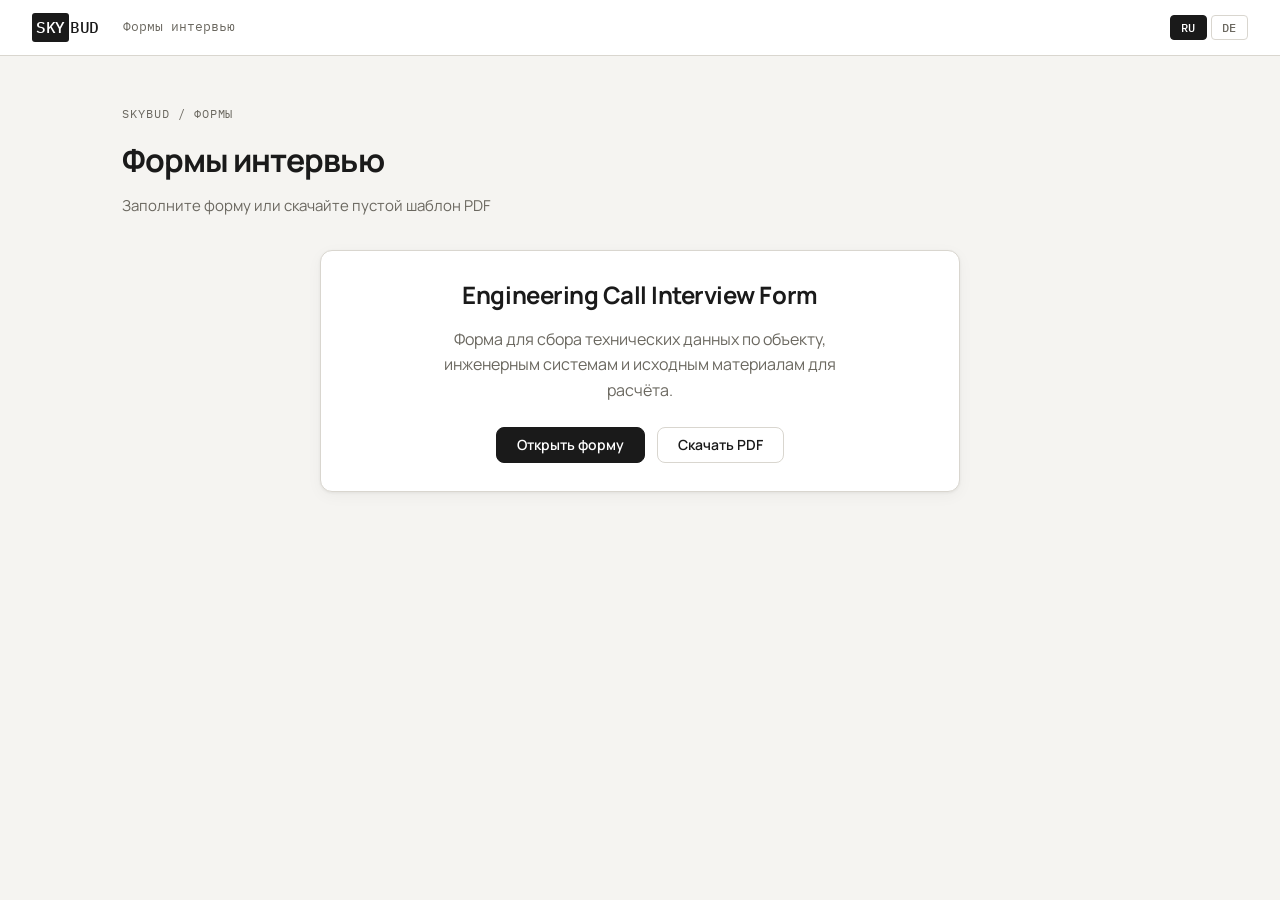
<file: index.html>
<!DOCTYPE html>
<html lang="ru">
<head>
  <meta charset="UTF-8">
  <meta name="viewport" content="width=device-width, initial-scale=1.0">
  <title>SKYBUD — Система документов</title>
  <link href="https://fonts.googleapis.com/css2?family=Manrope:wght@300;400;500;600;700&family=IBM+Plex+Mono:wght@400;500&display=swap" rel="stylesheet">
  <link rel="stylesheet" href="css/styles.css">
</head>
<body>

  <!-- Шапка сайта -->
  <header class="site-header">
    <a class="site-logo" href="index.html"><span>SKY</span>BUD</a>
    <div class="header-meta" data-i18n="header.meta">Формы интервью</div>
    <div class="lang-switcher">
      <button class="lang-btn active" data-lang="ru">RU</button>
      <button class="lang-btn" data-lang="de">DE</button>
    </div>
  </header>

  <!-- Hero-блок -->
  <div class="page-hero">
    <p class="page-hero__eyebrow" data-i18n="index.eyebrow">SKYBUD / Формы</p>
    <h1 class="page-hero__title" data-i18n="index.title">Формы интервью</h1>
    <p class="page-hero__subtitle" data-i18n="index.subtitle">Заполните форму или скачайте пустой шаблон PDF</p>
  </div>

  <!-- Каталог форм -->
  <div class="docs-section">
    <div class="docs-grid docs-grid--single">

      <!-- Карточка — Engineering Call Interview Form -->
      <div class="doc-card doc-card--featured">
        <h2 class="doc-card__title" data-i18n="index.card-title">Engineering Call Interview Form</h2>
        <p class="doc-card__desc" data-i18n="index.card-desc">
          Форма для сбора технических данных по объекту, инженерным системам и исходным материалам для расчёта.
        </p>
        <div class="doc-card__actions">
          <a href="engineering-call-interview-form.html" class="btn btn--primary" data-i18n="index.btn-open">Открыть форму</a>
          <a href="engineering-call-interview-form.html?blank=true" target="_blank" class="btn btn--secondary" data-i18n="index.btn-pdf">Скачать PDF</a>
        </div>
      </div>

    </div>
  </div>

  <script src="js/translations.js" defer></script>
  <script src="js/lang-switcher.js" defer></script>
  <script src="js/main.js" defer></script>
</body>
</html>
</file>
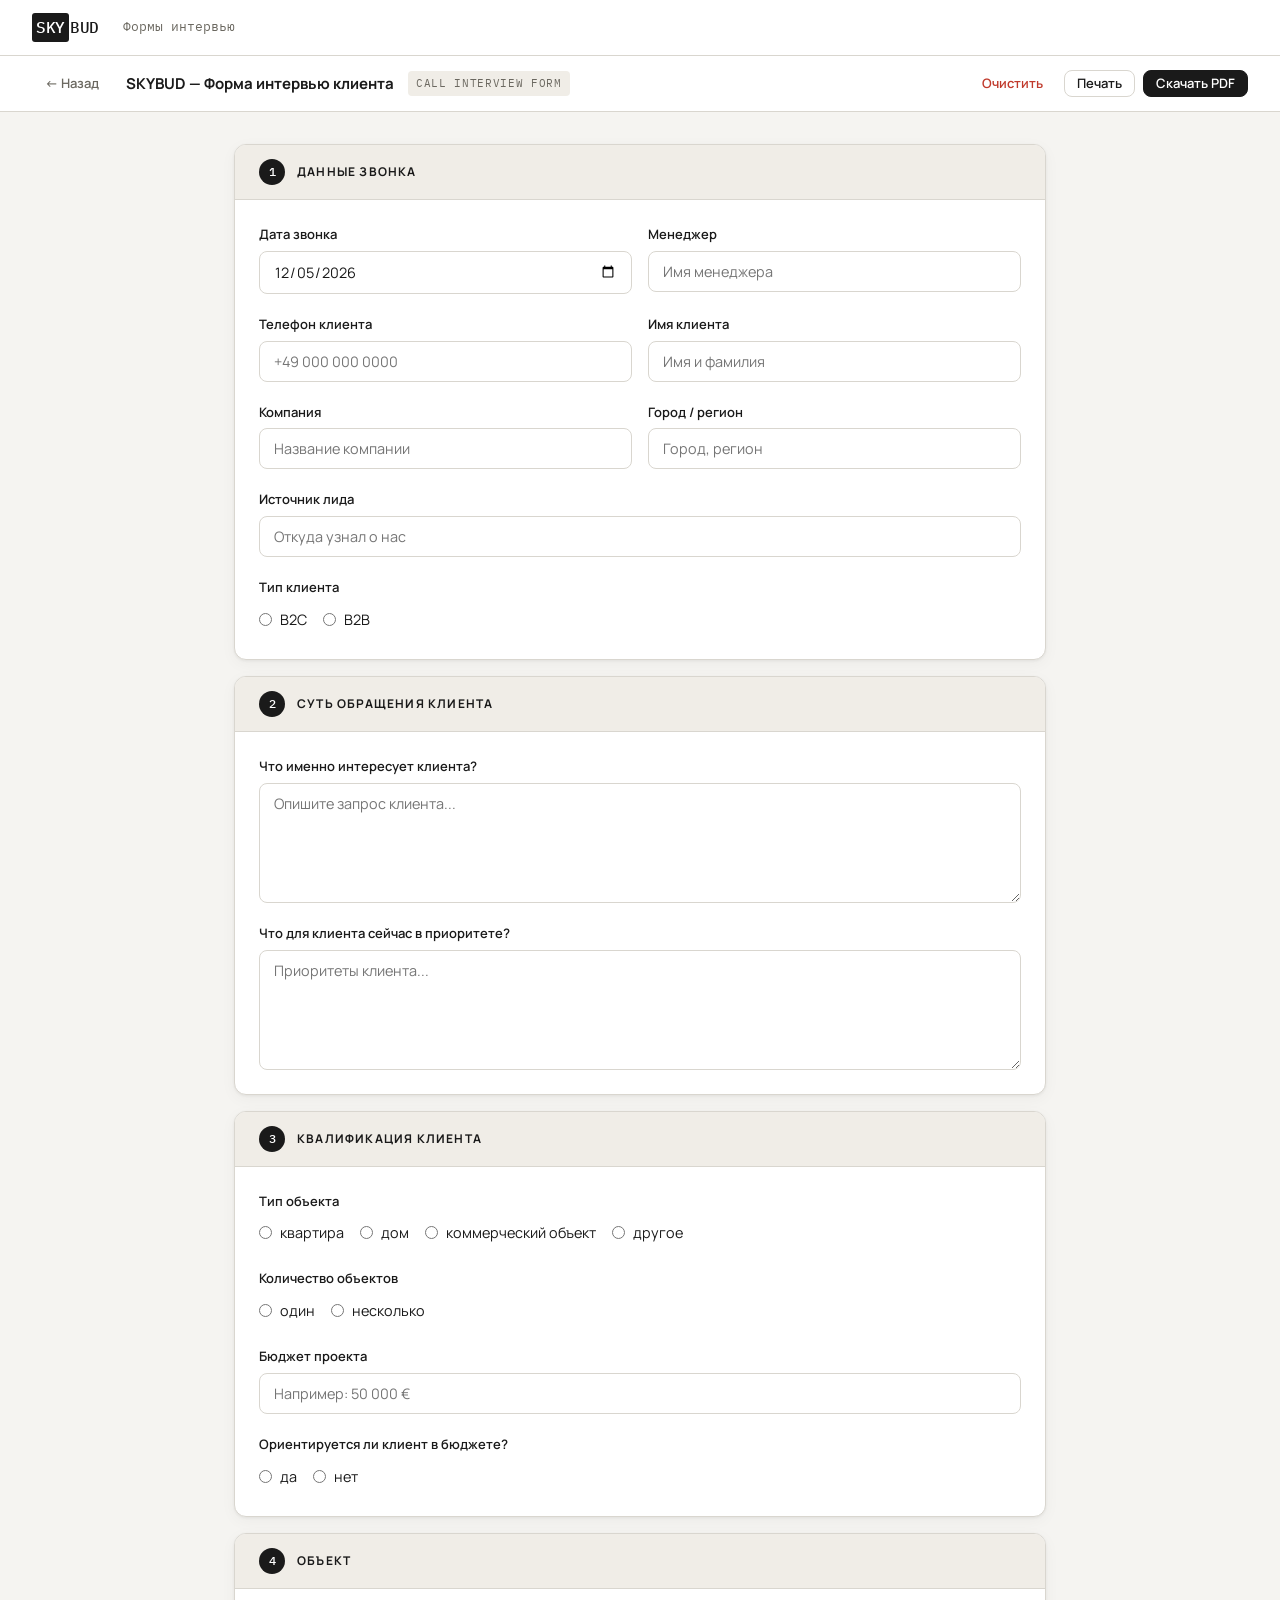
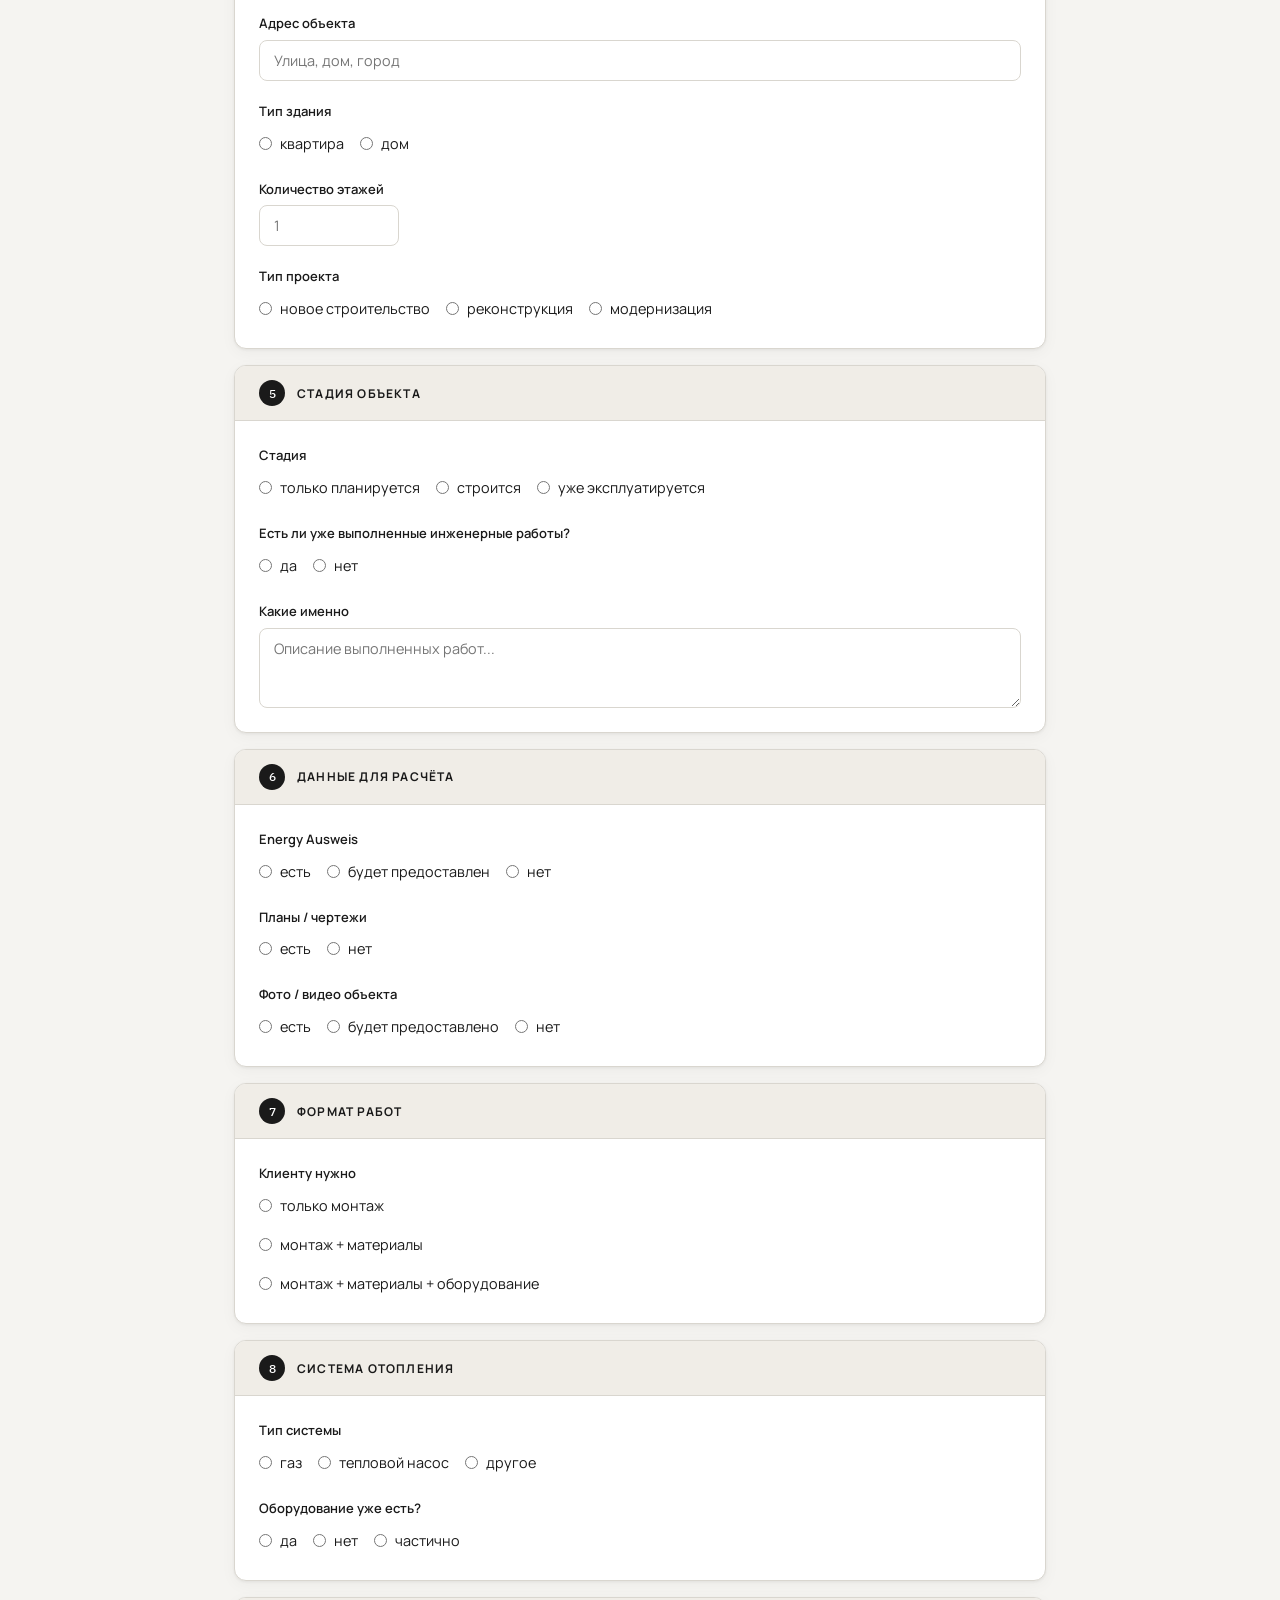
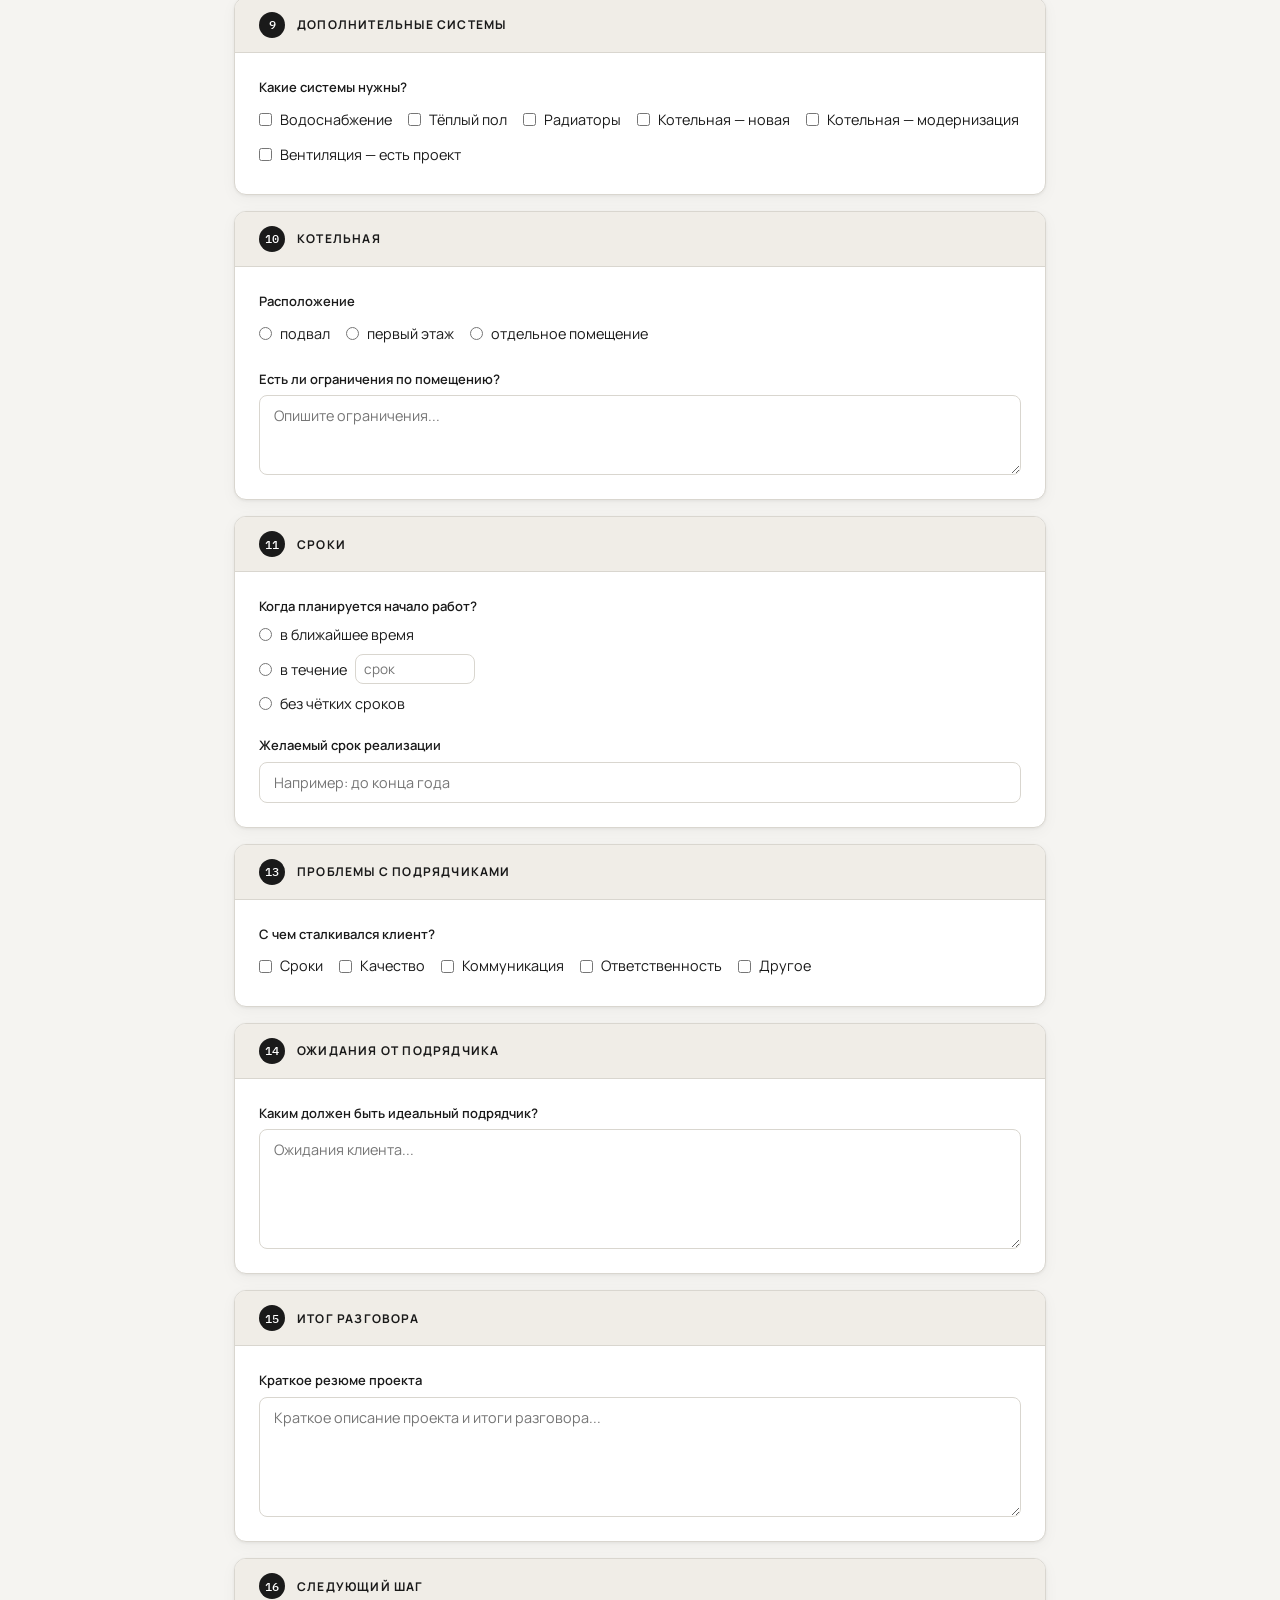
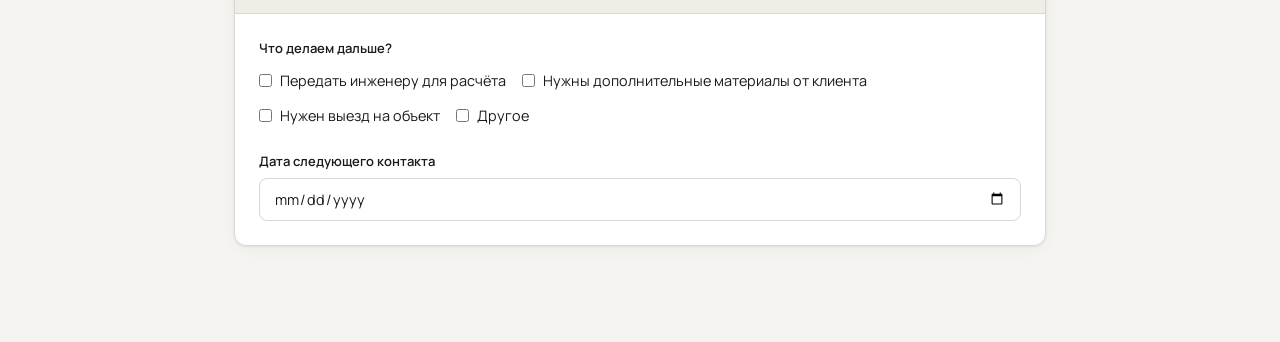
<file: client-call-interview-form.html>
<!DOCTYPE html>
<html lang="ru">
<head>
  <meta charset="UTF-8">
  <meta name="viewport" content="width=device-width, initial-scale=1.0">
  <title>SKYBUD — Форма интервью клиента</title>
  <link href="https://fonts.googleapis.com/css2?family=Manrope:wght@300;400;500;600;700&family=IBM+Plex+Mono:wght@400;500&display=swap" rel="stylesheet">
  <link rel="stylesheet" href="css/styles.css">
  <link rel="stylesheet" href="css/print.css">
</head>
<body>

  <!-- Print-шапка (скрыта на экране, видна в PDF) -->
  <div class="print-header">
    <div class="print-header__logo">SKYBUD</div>
    <div class="print-header__meta">
      Форма интервью клиента · Call Interview Form<br>
      <span id="print-date"></span>
    </div>
  </div>

  <!-- Шапка сайта -->
  <header class="site-header no-print">
    <a class="site-logo" href="index.html"><span>SKY</span>BUD</a>
    <div class="header-meta">Формы интервью</div>
  </header>

  <!-- Шапка страницы формы -->
  <div class="form-page-header no-print">
    <div class="form-page-header__left">
      <a href="index.html" class="btn btn--ghost btn--sm">← Назад</a>
      <span class="form-page-header__title">SKYBUD — Форма интервью клиента</span>
      <span class="form-page-header__tag">Call Interview Form</span>
    </div>
    <div class="form-page-header__actions">
      <button id="btn-clear" class="btn btn--danger btn--sm">Очистить</button>
      <button class="btn btn--secondary btn--sm" onclick="window.print()">Печать</button>
      <button id="btn-pdf" class="btn btn--primary btn--sm" onclick="downloadPDF()">Скачать PDF</button>
    </div>
  </div>

  <!-- Тело формы -->
  <div class="form-body">

    <!-- Секция 1 — Данные звонка -->
    <section class="form-section" id="section-1">
      <div class="form-section__header">
        <div class="form-section__num">1</div>
        <h2 class="form-section__title">Данные звонка</h2>
      </div>
      <div class="form-section__body">

        <div class="form-row">
          <div class="form-group">
            <label class="field-label" for="call-date">Дата звонка</label>
            <input type="date" id="call-date" name="call-date">
          </div>
          <div class="form-group">
            <label class="field-label" for="manager-name">Менеджер</label>
            <input type="text" id="manager-name" name="manager-name" placeholder="Имя менеджера">
          </div>
        </div>

        <div class="form-row">
          <div class="form-group">
            <label class="field-label" for="client-phone">Телефон клиента</label>
            <input type="tel" id="client-phone" name="client-phone" placeholder="+49 000 000 0000">
          </div>
          <div class="form-group">
            <label class="field-label" for="client-name">Имя клиента</label>
            <input type="text" id="client-name" name="client-name" placeholder="Имя и фамилия">
          </div>
        </div>

        <div class="form-row">
          <div class="form-group">
            <label class="field-label" for="client-company">Компания</label>
            <input type="text" id="client-company" name="client-company" placeholder="Название компании">
          </div>
          <div class="form-group">
            <label class="field-label" for="client-city">Город / регион</label>
            <input type="text" id="client-city" name="client-city" placeholder="Город, регион">
          </div>
        </div>

        <div class="form-group">
          <label class="field-label" for="lead-source">Источник лида</label>
          <input type="text" id="lead-source" name="lead-source" placeholder="Откуда узнал о нас">
        </div>

        <div class="form-group">
          <label class="field-label">Тип клиента</label>
          <div class="radio-group radio-group--row">
            <label class="radio-option">
              <input type="radio" name="client-type" value="b2c"> B2C
            </label>
            <label class="radio-option">
              <input type="radio" name="client-type" value="b2b"> B2B
            </label>
          </div>
        </div>

      </div>
    </section>

    <!-- Секция 2 — Суть обращения клиента -->
    <section class="form-section" id="section-2">
      <div class="form-section__header">
        <div class="form-section__num">2</div>
        <h2 class="form-section__title">Суть обращения клиента</h2>
      </div>
      <div class="form-section__body">

        <div class="form-group">
          <label class="field-label" for="interest-details">Что именно интересует клиента?</label>
          <textarea id="interest-details" name="interest-details" class="tall" placeholder="Опишите запрос клиента..."></textarea>
        </div>

        <div class="form-group">
          <label class="field-label" for="priority-details">Что для клиента сейчас в приоритете?</label>
          <textarea id="priority-details" name="priority-details" class="tall" placeholder="Приоритеты клиента..."></textarea>
        </div>

      </div>
    </section>

    <!-- Секция 3 — Квалификация клиента -->
    <section class="form-section" id="section-3">
      <div class="form-section__header">
        <div class="form-section__num">3</div>
        <h2 class="form-section__title">Квалификация клиента</h2>
      </div>
      <div class="form-section__body">

        <div class="form-group">
          <label class="field-label">Тип объекта</label>
          <div class="radio-group radio-group--row">
            <label class="radio-option">
              <input type="radio" name="object-type" value="apartment"> квартира
            </label>
            <label class="radio-option">
              <input type="radio" name="object-type" value="house"> дом
            </label>
            <label class="radio-option">
              <input type="radio" name="object-type" value="commercial"> коммерческий объект
            </label>
            <label class="radio-option">
              <input type="radio" name="object-type" value="other"> другое
            </label>
          </div>
        </div>

        <div class="form-group">
          <label class="field-label">Количество объектов</label>
          <div class="radio-group radio-group--row">
            <label class="radio-option">
              <input type="radio" name="object-count" value="one"> один
            </label>
            <label class="radio-option">
              <input type="radio" name="object-count" value="several"> несколько
            </label>
          </div>
        </div>

        <div class="form-group">
          <label class="field-label" for="project-budget">Бюджет проекта</label>
          <input type="text" id="project-budget" name="project-budget" placeholder="Например: 50 000 €">
        </div>

        <div class="form-group">
          <label class="field-label">Ориентируется ли клиент в бюджете?</label>
          <div class="radio-group radio-group--row">
            <label class="radio-option">
              <input type="radio" name="budget-aware" value="yes"> да
            </label>
            <label class="radio-option">
              <input type="radio" name="budget-aware" value="no"> нет
            </label>
          </div>
        </div>

      </div>
    </section>

    <!-- Секция 4 — Объект -->
    <section class="form-section" id="section-4">
      <div class="form-section__header">
        <div class="form-section__num">4</div>
        <h2 class="form-section__title">Объект</h2>
      </div>
      <div class="form-section__body">

        <div class="form-group">
          <label class="field-label" for="object-address">Адрес объекта</label>
          <input type="text" id="object-address" name="object-address" placeholder="Улица, дом, город">
        </div>

        <div class="form-group">
          <label class="field-label">Тип здания</label>
          <div class="radio-group radio-group--row">
            <label class="radio-option">
              <input type="radio" name="building-type" value="apartment"> квартира
            </label>
            <label class="radio-option">
              <input type="radio" name="building-type" value="house"> дом
            </label>
          </div>
        </div>

        <div class="form-group">
          <label class="field-label" for="floors-count">Количество этажей</label>
          <input type="number" id="floors-count" name="floors-count" min="1" max="100" placeholder="1">
        </div>

        <div class="form-group">
          <label class="field-label">Тип проекта</label>
          <div class="radio-group radio-group--row">
            <label class="radio-option">
              <input type="radio" name="project-type" value="new"> новое строительство
            </label>
            <label class="radio-option">
              <input type="radio" name="project-type" value="reconstruction"> реконструкция
            </label>
            <label class="radio-option">
              <input type="radio" name="project-type" value="modernization"> модернизация
            </label>
          </div>
        </div>

      </div>
    </section>

    <!-- Секция 5 — Стадия объекта -->
    <section class="form-section" id="section-5">
      <div class="form-section__header">
        <div class="form-section__num">5</div>
        <h2 class="form-section__title">Стадия объекта</h2>
      </div>
      <div class="form-section__body">

        <div class="form-group">
          <label class="field-label">Стадия</label>
          <div class="radio-group radio-group--row">
            <label class="radio-option">
              <input type="radio" name="object-stage" value="planning"> только планируется
            </label>
            <label class="radio-option">
              <input type="radio" name="object-stage" value="building"> строится
            </label>
            <label class="radio-option">
              <input type="radio" name="object-stage" value="operating"> уже эксплуатируется
            </label>
          </div>
        </div>

        <div class="form-group">
          <label class="field-label">Есть ли уже выполненные инженерные работы?</label>
          <div class="radio-group radio-group--row">
            <label class="radio-option">
              <input type="radio" name="has-existing-works" value="yes"> да
            </label>
            <label class="radio-option">
              <input type="radio" name="has-existing-works" value="no"> нет
            </label>
          </div>
        </div>

        <div class="form-group">
          <label class="field-label" for="existing-works-details">Какие именно</label>
          <textarea id="existing-works-details" name="existing-works-details" placeholder="Описание выполненных работ..."></textarea>
        </div>

      </div>
    </section>

    <!-- Секция 6 — Данные для расчёта -->
    <section class="form-section" id="section-6">
      <div class="form-section__header">
        <div class="form-section__num">6</div>
        <h2 class="form-section__title">Данные для расчёта</h2>
      </div>
      <div class="form-section__body">

        <div class="form-group">
          <label class="field-label">Energy Ausweis</label>
          <div class="radio-group radio-group--row">
            <label class="radio-option">
              <input type="radio" name="energy-ausweis" value="yes"> есть
            </label>
            <label class="radio-option">
              <input type="radio" name="energy-ausweis" value="will-provide"> будет предоставлен
            </label>
            <label class="radio-option">
              <input type="radio" name="energy-ausweis" value="no"> нет
            </label>
          </div>
        </div>

        <div class="form-group">
          <label class="field-label">Планы / чертежи</label>
          <div class="radio-group radio-group--row">
            <label class="radio-option">
              <input type="radio" name="has-plans" value="yes"> есть
            </label>
            <label class="radio-option">
              <input type="radio" name="has-plans" value="no"> нет
            </label>
          </div>
        </div>

        <div class="form-group">
          <label class="field-label">Фото / видео объекта</label>
          <div class="radio-group radio-group--row">
            <label class="radio-option">
              <input type="radio" name="has-photos" value="yes"> есть
            </label>
            <label class="radio-option">
              <input type="radio" name="has-photos" value="will-provide"> будет предоставлено
            </label>
            <label class="radio-option">
              <input type="radio" name="has-photos" value="no"> нет
            </label>
          </div>
        </div>

      </div>
    </section>

    <!-- Секция 7 — Формат работ -->
    <section class="form-section" id="section-7">
      <div class="form-section__header">
        <div class="form-section__num">7</div>
        <h2 class="form-section__title">Формат работ</h2>
      </div>
      <div class="form-section__body">

        <div class="form-group">
          <label class="field-label">Клиенту нужно</label>
          <div class="radio-group">
            <label class="radio-option">
              <input type="radio" name="work-format" value="install-only"> только монтаж
            </label>
            <label class="radio-option">
              <input type="radio" name="work-format" value="install-materials"> монтаж + материалы
            </label>
            <label class="radio-option">
              <input type="radio" name="work-format" value="install-materials-equipment"> монтаж + материалы + оборудование
            </label>
          </div>
        </div>

      </div>
    </section>

    <!-- Секция 8 — Система отопления -->
    <section class="form-section" id="section-8">
      <div class="form-section__header">
        <div class="form-section__num">8</div>
        <h2 class="form-section__title">Система отопления</h2>
      </div>
      <div class="form-section__body">

        <div class="form-group">
          <label class="field-label">Тип системы</label>
          <div class="radio-group radio-group--row">
            <label class="radio-option">
              <input type="radio" name="heating-type" value="gas"> газ
            </label>
            <label class="radio-option">
              <input type="radio" name="heating-type" value="heat-pump"> тепловой насос
            </label>
            <label class="radio-option">
              <input type="radio" name="heating-type" value="other"> другое
            </label>
          </div>
        </div>

        <div class="form-group">
          <label class="field-label">Оборудование уже есть?</label>
          <div class="radio-group radio-group--row">
            <label class="radio-option">
              <input type="radio" name="has-equipment" value="yes"> да
            </label>
            <label class="radio-option">
              <input type="radio" name="has-equipment" value="no"> нет
            </label>
            <label class="radio-option">
              <input type="radio" name="has-equipment" value="partial"> частично
            </label>
          </div>
        </div>

      </div>
    </section>

    <!-- Секция 9 — Дополнительные системы -->
    <section class="form-section" id="section-9">
      <div class="form-section__header">
        <div class="form-section__num">9</div>
        <h2 class="form-section__title">Дополнительные системы</h2>
      </div>
      <div class="form-section__body">

        <div class="form-group">
          <label class="field-label">Какие системы нужны?</label>
          <div class="checkbox-group checkbox-group--row">
            <label class="checkbox-option">
              <input type="checkbox" id="sys-water"> Водоснабжение
            </label>
            <label class="checkbox-option">
              <input type="checkbox" id="sys-floor"> Тёплый пол
            </label>
            <label class="checkbox-option">
              <input type="checkbox" id="sys-radiators"> Радиаторы
            </label>
            <label class="checkbox-option">
              <input type="checkbox" id="sys-boiler-new"> Котельная — новая
            </label>
            <label class="checkbox-option">
              <input type="checkbox" id="sys-boiler-mod"> Котельная — модернизация
            </label>
            <label class="checkbox-option">
              <input type="checkbox" id="sys-ventilation"> Вентиляция — есть проект
            </label>
          </div>
        </div>

      </div>
    </section>

    <!-- Секция 10 — Котельная -->
    <section class="form-section" id="section-10">
      <div class="form-section__header">
        <div class="form-section__num">10</div>
        <h2 class="form-section__title">Котельная</h2>
      </div>
      <div class="form-section__body">

        <div class="form-group">
          <label class="field-label">Расположение</label>
          <div class="radio-group radio-group--row">
            <label class="radio-option">
              <input type="radio" name="boiler-location" value="basement"> подвал
            </label>
            <label class="radio-option">
              <input type="radio" name="boiler-location" value="ground-floor"> первый этаж
            </label>
            <label class="radio-option">
              <input type="radio" name="boiler-location" value="separate-room"> отдельное помещение
            </label>
          </div>
        </div>

        <div class="form-group">
          <label class="field-label" for="boiler-restrictions">Есть ли ограничения по помещению?</label>
          <textarea id="boiler-restrictions" name="boiler-restrictions" placeholder="Опишите ограничения..."></textarea>
        </div>

      </div>
    </section>

    <!-- Секция 11 — Сроки -->
    <section class="form-section" id="section-11">
      <div class="form-section__header">
        <div class="form-section__num">11</div>
        <h2 class="form-section__title">Сроки</h2>
      </div>
      <div class="form-section__body">

        <div class="form-group">
          <label class="field-label">Когда планируется начало работ?</label>
          <div class="radio-inline-group">
            <label class="radio-inline-row">
              <input type="radio" name="start-time" value="soon"> в ближайшее время
            </label>
            <label class="radio-inline-row">
              <input type="radio" name="start-time" value="within">
              в течение
              <input type="text" class="inline-field" id="start-time-value" name="start-time-value" placeholder="срок">
            </label>
            <label class="radio-inline-row">
              <input type="radio" name="start-time" value="unclear"> без чётких сроков
            </label>
          </div>
        </div>

        <div class="form-group">
          <label class="field-label" for="desired-deadline">Желаемый срок реализации</label>
          <input type="text" id="desired-deadline" name="desired-deadline" placeholder="Например: до конца года">
        </div>

      </div>
    </section>

    <!-- Секция 12 — B2B (скрыта по умолчанию) -->
    <section class="form-section section--b2b" id="b2b-section">
      <div class="form-section__header">
        <div class="form-section__num">12</div>
        <h2 class="form-section__title">Дополнительно для B2B</h2>
      </div>
      <div class="form-section__body">

        <div class="form-group">
          <label class="field-label" for="b2b-activity">Основная деятельность компании</label>
          <input type="text" id="b2b-activity" name="b2b-activity" placeholder="Сфера деятельности">
        </div>

        <div class="form-group">
          <label class="field-label">Тип объектов</label>
          <div class="radio-group radio-group--row">
            <label class="radio-option">
              <input type="radio" name="b2b-object-types" value="residential"> жилые
            </label>
            <label class="radio-option">
              <input type="radio" name="b2b-object-types" value="commercial"> коммерческие
            </label>
            <label class="radio-option">
              <input type="radio" name="b2b-object-types" value="mixed"> смешанные
            </label>
          </div>
        </div>

        <div class="form-group">
          <label class="field-label">Частота проектов</label>
          <div class="radio-group radio-group--row">
            <label class="radio-option">
              <input type="radio" name="b2b-frequency" value="one-time"> разовые
            </label>
            <label class="radio-option">
              <input type="radio" name="b2b-frequency" value="regular"> регулярные
            </label>
          </div>
        </div>

        <div class="form-group">
          <label class="field-label" for="b2b-yearly-count">Примерное количество объектов в год</label>
          <div class="field-with-suffix">
            <input type="number" id="b2b-yearly-count" name="b2b-yearly-count" min="1" placeholder="0">
            <span class="field-suffix">в год</span>
          </div>
        </div>

      </div>
    </section>

    <!-- Секция 13 — Проблемы с подрядчиками -->
    <section class="form-section" id="section-13">
      <div class="form-section__header">
        <div class="form-section__num">13</div>
        <h2 class="form-section__title">Проблемы с подрядчиками</h2>
      </div>
      <div class="form-section__body">

        <div class="form-group">
          <label class="field-label">С чем сталкивался клиент?</label>
          <div class="checkbox-group checkbox-group--row">
            <label class="checkbox-option">
              <input type="checkbox" id="problem-deadlines"> Сроки
            </label>
            <label class="checkbox-option">
              <input type="checkbox" id="problem-quality"> Качество
            </label>
            <label class="checkbox-option">
              <input type="checkbox" id="problem-communication"> Коммуникация
            </label>
            <label class="checkbox-option">
              <input type="checkbox" id="problem-responsibility"> Ответственность
            </label>
            <label class="checkbox-option">
              <input type="checkbox" id="problem-other"> Другое
            </label>
          </div>
        </div>

      </div>
    </section>

    <!-- Секция 14 — Ожидания от подрядчика -->
    <section class="form-section" id="section-14">
      <div class="form-section__header">
        <div class="form-section__num">14</div>
        <h2 class="form-section__title">Ожидания от подрядчика</h2>
      </div>
      <div class="form-section__body">

        <div class="form-group">
          <label class="field-label" for="ideal-contractor">Каким должен быть идеальный подрядчик?</label>
          <textarea id="ideal-contractor" name="ideal-contractor" class="tall" placeholder="Ожидания клиента..."></textarea>
        </div>

      </div>
    </section>

    <!-- Секция 15 — Итог разговора -->
    <section class="form-section" id="section-15">
      <div class="form-section__header">
        <div class="form-section__num">15</div>
        <h2 class="form-section__title">Итог разговора</h2>
      </div>
      <div class="form-section__body">

        <div class="form-group">
          <label class="field-label" for="call-summary">Краткое резюме проекта</label>
          <textarea id="call-summary" name="call-summary" class="tall" placeholder="Краткое описание проекта и итоги разговора..."></textarea>
        </div>

      </div>
    </section>

    <!-- Секция 16 — Следующий шаг -->
    <section class="form-section" id="section-16">
      <div class="form-section__header">
        <div class="form-section__num">16</div>
        <h2 class="form-section__title">Следующий шаг</h2>
      </div>
      <div class="form-section__body">

        <div class="form-group">
          <label class="field-label">Что делаем дальше?</label>
          <div class="checkbox-group checkbox-group--row">
            <label class="checkbox-option">
              <input type="checkbox" id="next-to-engineer"> Передать инженеру для расчёта
            </label>
            <label class="checkbox-option">
              <input type="checkbox" id="next-need-materials"> Нужны дополнительные материалы от клиента
            </label>
            <label class="checkbox-option">
              <input type="checkbox" id="next-site-visit"> Нужен выезд на объект
            </label>
            <label class="checkbox-option">
              <input type="checkbox" id="next-other"> Другое
            </label>
          </div>
        </div>

        <div class="form-group">
          <label class="field-label" for="next-contact-date">Дата следующего контакта</label>
          <input type="date" id="next-contact-date" name="next-contact-date">
        </div>

      </div>
    </section>

  </div><!-- /.form-body -->

  <script src="js/form-client.js" defer></script>
</body>
</html>
</file>
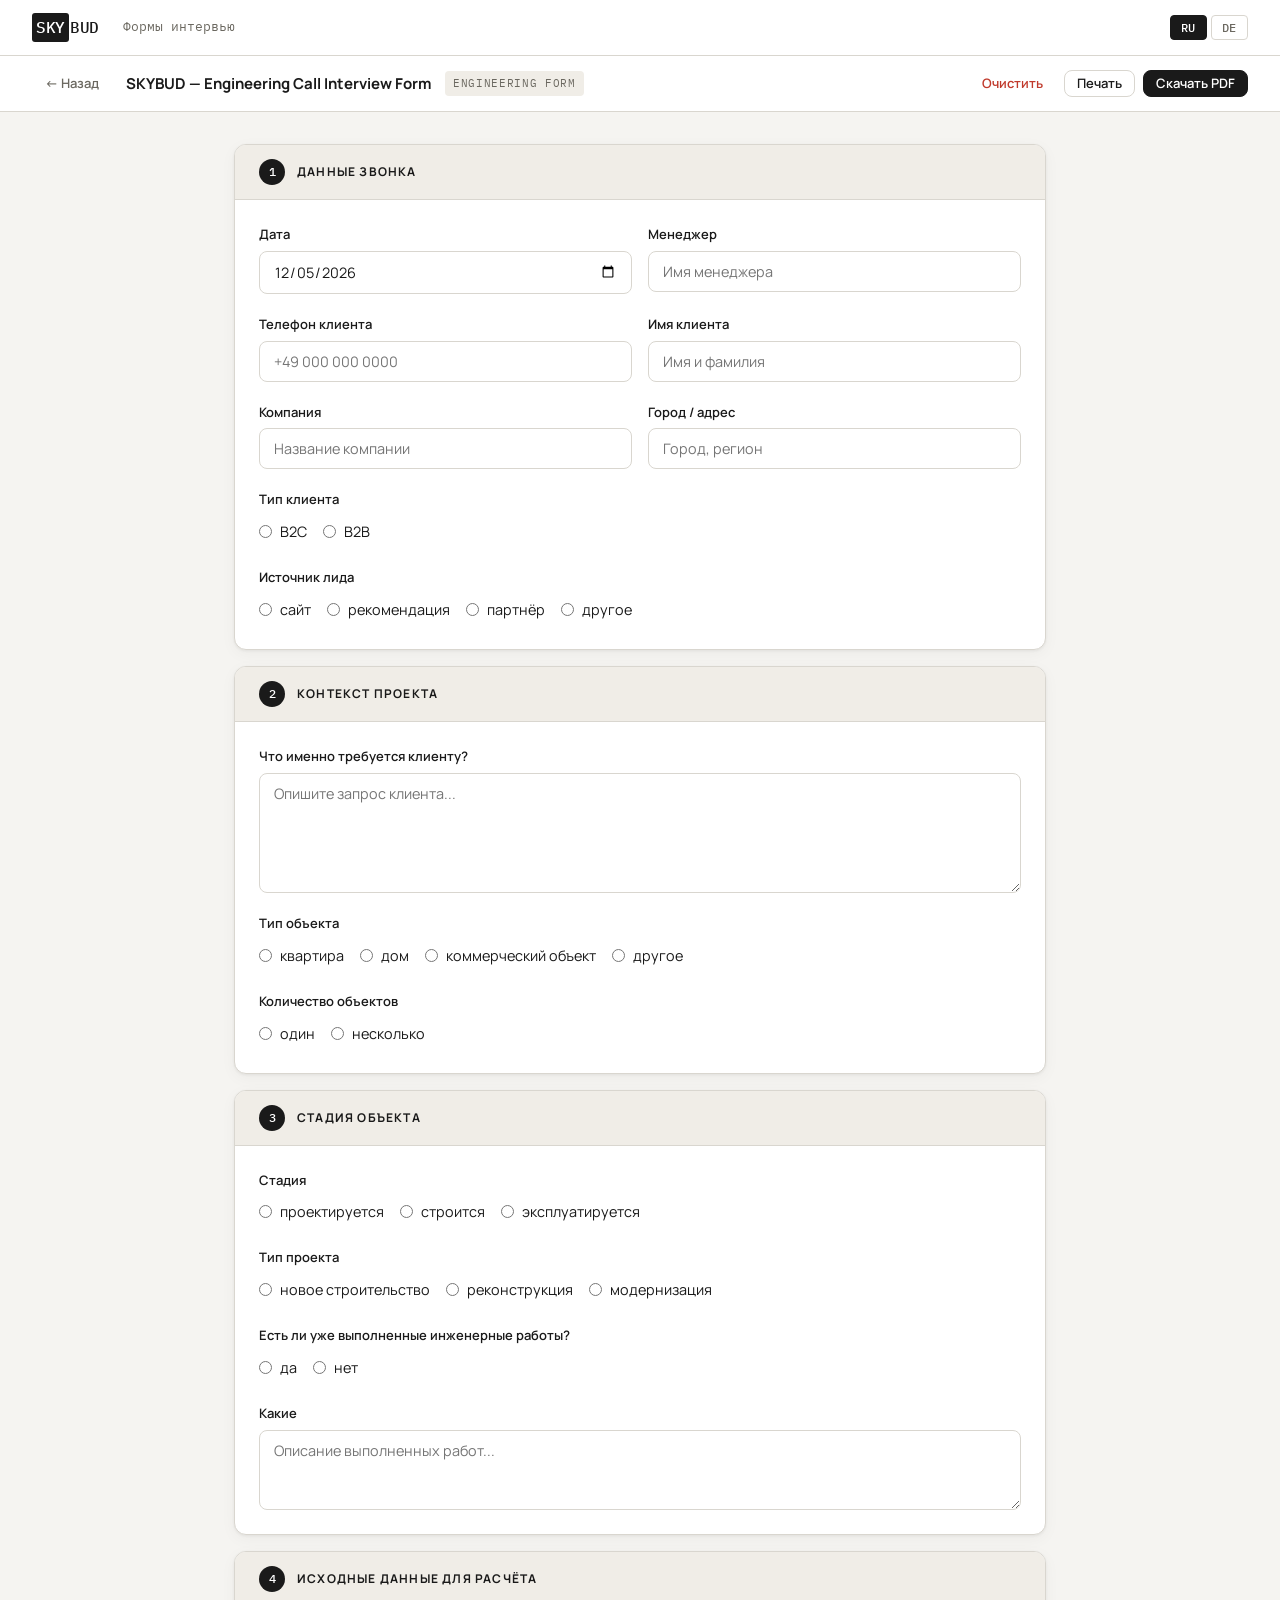
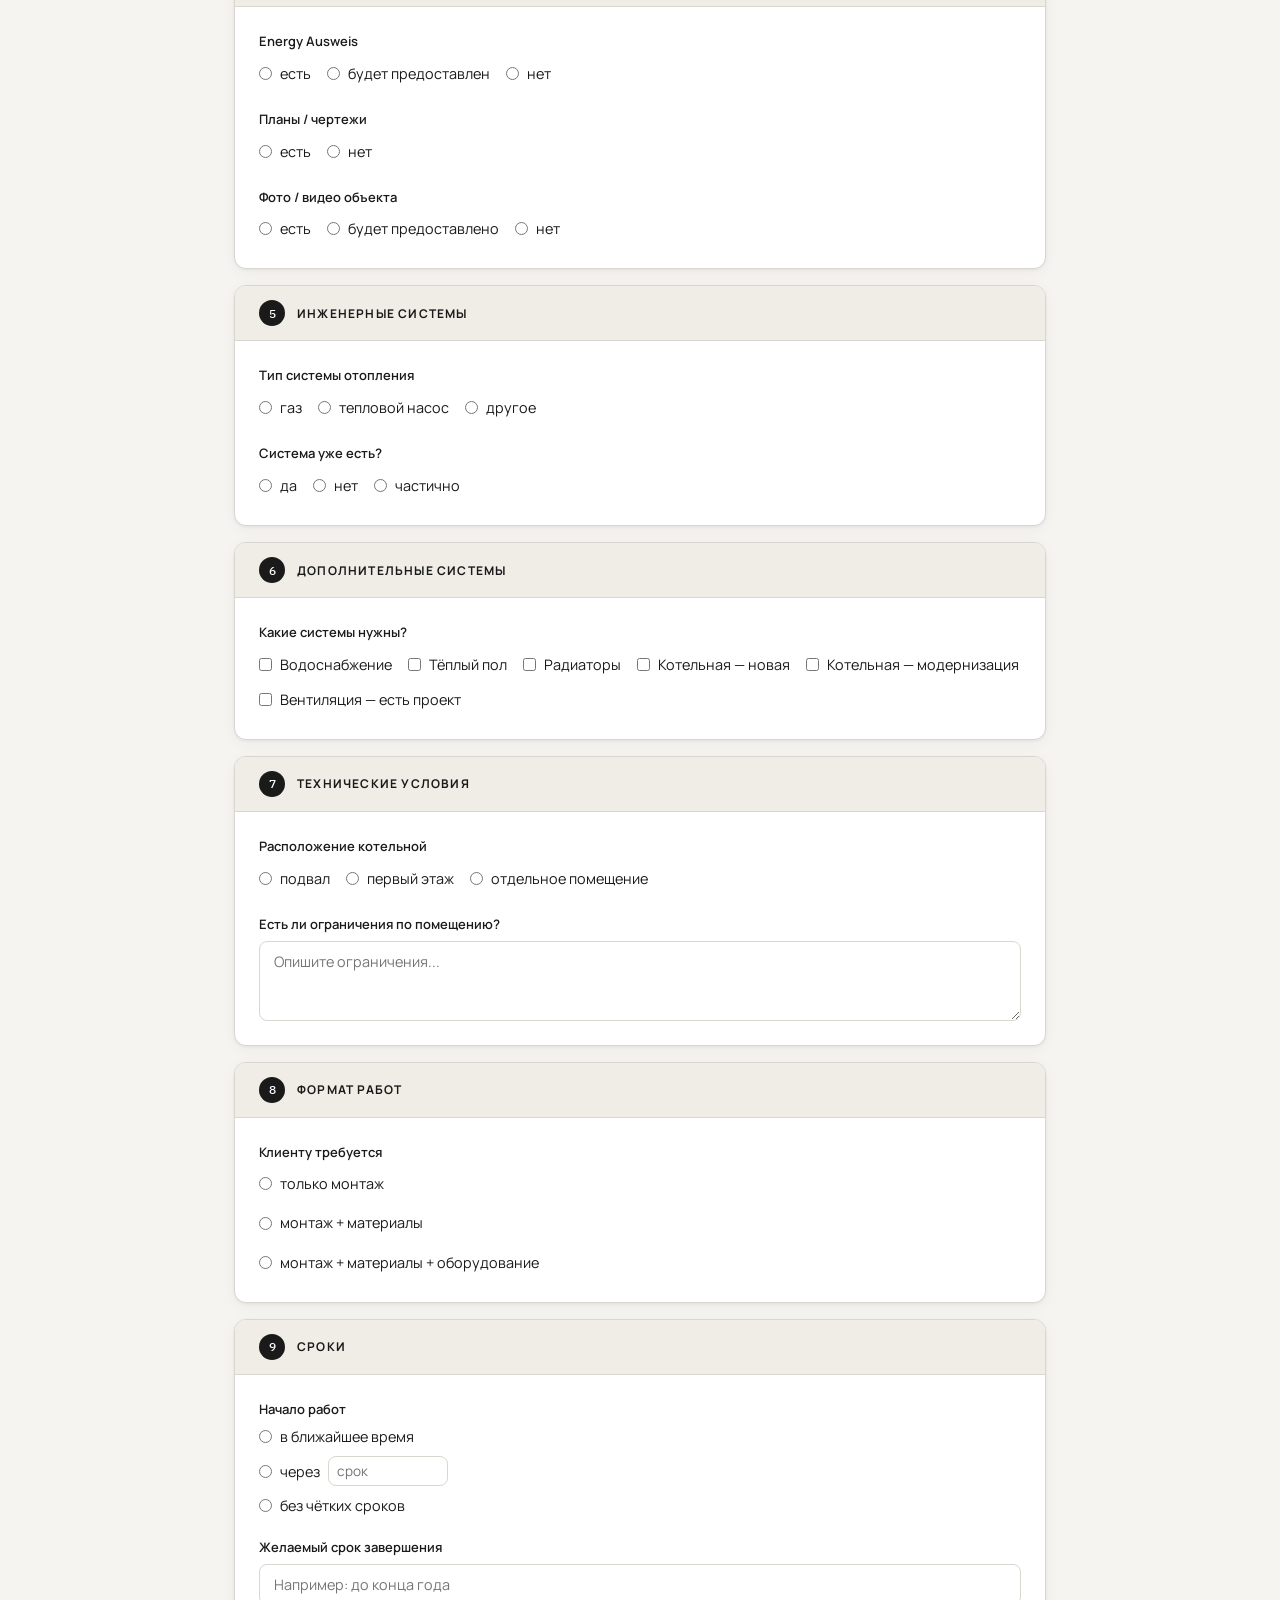
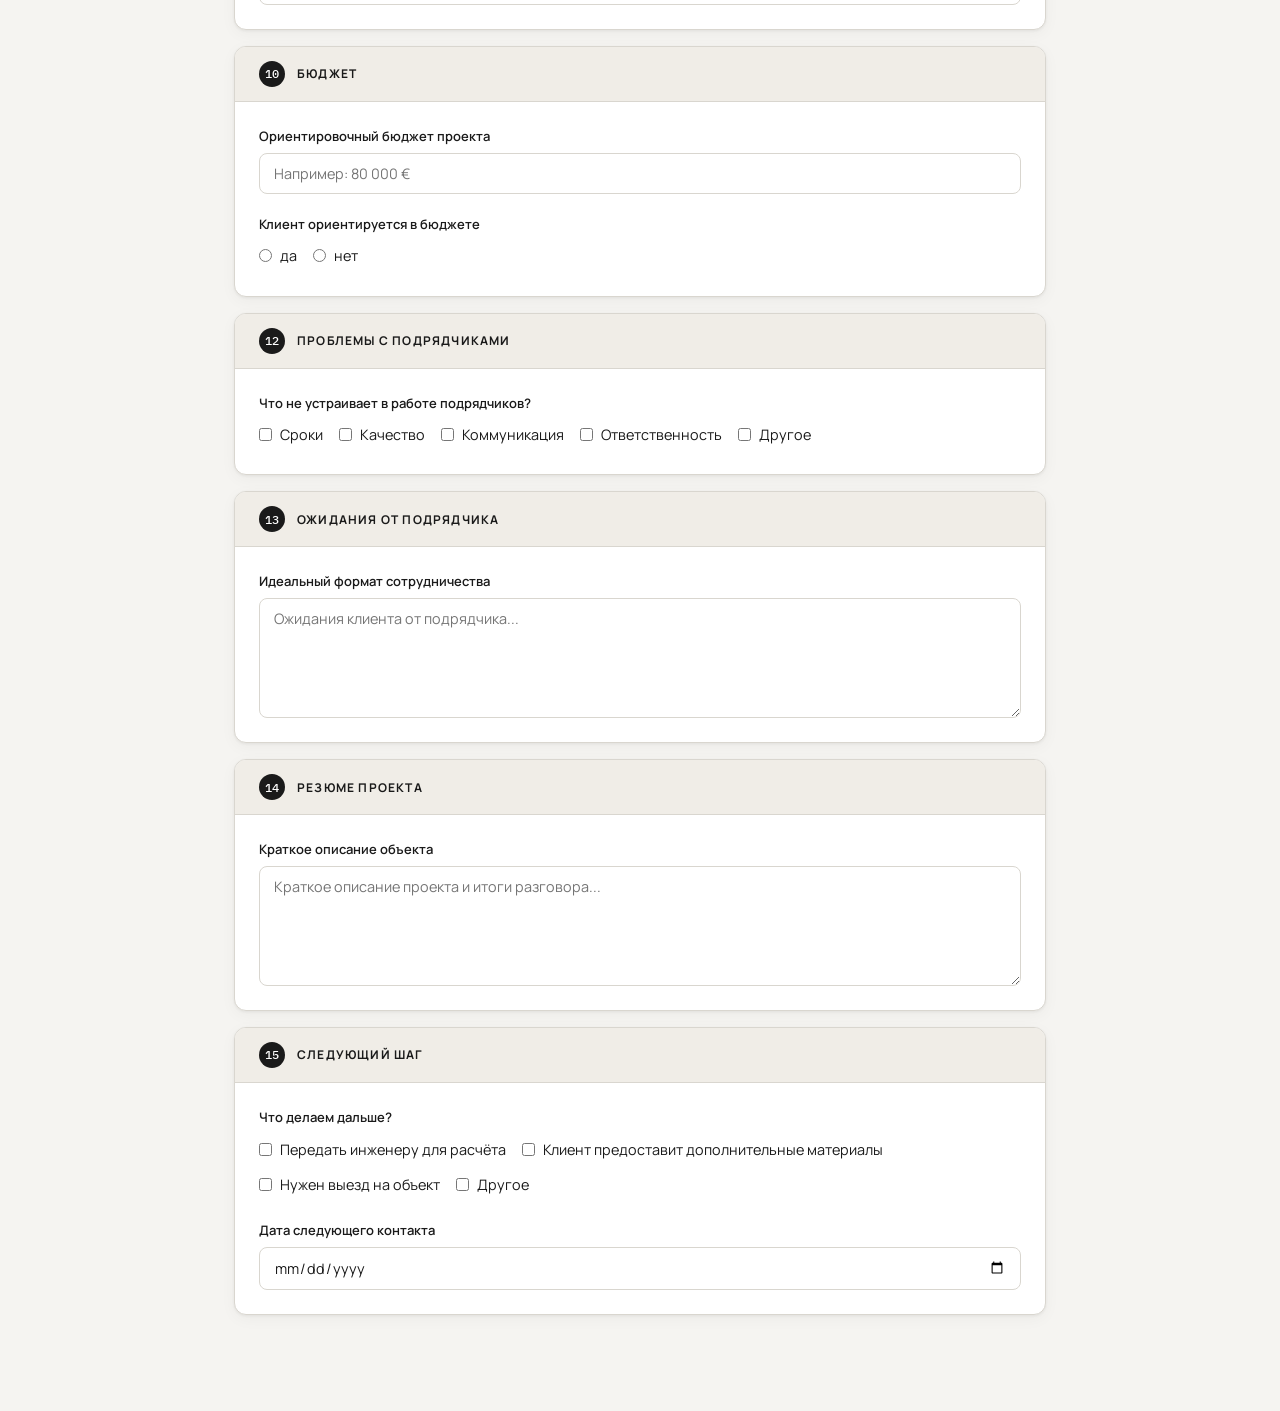
<file: engineering-call-interview-form.html>
<!DOCTYPE html>
<html lang="ru">
<head>
  <meta charset="UTF-8">
  <meta name="viewport" content="width=device-width, initial-scale=1.0">
  <title>SKYBUD — Engineering Call Interview Form</title>
  <link href="https://fonts.googleapis.com/css2?family=Manrope:wght@300;400;500;600;700&family=IBM+Plex+Mono:wght@400;500&display=swap" rel="stylesheet">
  <link rel="stylesheet" href="css/styles.css">
  <link rel="stylesheet" href="css/print.css">
</head>
<body>

  <!-- Print-шапка (скрыта на экране, видна в PDF) -->
  <div class="print-header">
    <div class="print-header__logo">SKYBUD</div>
    <div class="print-header__meta">
      <span data-i18n="print.subtitle">Engineering Call Interview Form</span><br>
      <span id="print-date"></span>
    </div>
  </div>

  <!-- Шапка сайта -->
  <header class="site-header no-print">
    <a class="site-logo" href="index.html"><span>SKY</span>BUD</a>
    <div class="header-meta" data-i18n="header.meta">Формы интервью</div>
    <div class="lang-switcher">
      <button class="lang-btn active" data-lang="ru">RU</button>
      <button class="lang-btn" data-lang="de">DE</button>
    </div>
  </header>

  <!-- Шапка страницы формы -->
  <div class="form-page-header no-print">
    <div class="form-page-header__left">
      <a href="index.html" class="btn btn--ghost btn--sm" data-i18n="btn.back">← Назад</a>
      <span class="form-page-header__title">SKYBUD — Engineering Call Interview Form</span>
      <span class="form-page-header__tag" data-i18n="page.tag">Engineering Form</span>
    </div>
    <div class="form-page-header__actions">
      <button id="btn-clear" class="btn btn--danger btn--sm" data-i18n="btn.clear">Очистить</button>
      <button class="btn btn--secondary btn--sm" onclick="window.print()" data-i18n="btn.print">Печать</button>
      <button id="btn-pdf" class="btn btn--primary btn--sm" onclick="downloadPDF()" data-i18n="btn.pdf">Скачать PDF</button>
    </div>
  </div>

  <!-- Тело формы -->
  <div class="form-body">

    <!-- Секция 1 — Данные звонка -->
    <section class="form-section" id="section-1">
      <div class="form-section__header">
        <div class="form-section__num">1</div>
        <h2 class="form-section__title" data-i18n="s1.title">Данные звонка</h2>
      </div>
      <div class="form-section__body">

        <div class="form-row">
          <div class="form-group">
            <label class="field-label" for="call-date" data-i18n="label.date">Дата</label>
            <input type="date" id="call-date" name="call-date">
          </div>
          <div class="form-group">
            <label class="field-label" for="manager-name" data-i18n="label.manager">Менеджер</label>
            <input type="text" id="manager-name" name="manager-name"
                   data-i18n-ph="ph.manager" placeholder="Имя менеджера">
          </div>
        </div>

        <div class="form-row">
          <div class="form-group">
            <label class="field-label" for="client-phone" data-i18n="label.client-phone">Телефон клиента</label>
            <input type="tel" id="client-phone" name="client-phone"
                   data-i18n-ph="ph.client-phone" placeholder="+49 000 000 0000">
          </div>
          <div class="form-group">
            <label class="field-label" for="client-name" data-i18n="label.client-name">Имя клиента</label>
            <input type="text" id="client-name" name="client-name"
                   data-i18n-ph="ph.client-name" placeholder="Имя и фамилия">
          </div>
        </div>

        <div class="form-row">
          <div class="form-group">
            <label class="field-label" for="client-company" data-i18n="label.company">Компания</label>
            <input type="text" id="client-company" name="client-company"
                   data-i18n-ph="ph.company" placeholder="Название компании">
          </div>
          <div class="form-group">
            <label class="field-label" for="client-city" data-i18n="label.city">Город / адрес</label>
            <input type="text" id="client-city" name="client-city"
                   data-i18n-ph="ph.city" placeholder="Город, регион">
          </div>
        </div>

        <div class="form-group">
          <label class="field-label" data-i18n="label.client-type">Тип клиента</label>
          <div class="radio-group radio-group--row">
            <label class="radio-option">
              <input type="radio" name="client-type" value="b2c"> B2C
            </label>
            <label class="radio-option">
              <input type="radio" name="client-type" value="b2b"> B2B
            </label>
          </div>
        </div>

        <div class="form-group">
          <label class="field-label" data-i18n="label.lead-source">Источник лида</label>
          <div class="radio-group radio-group--row">
            <label class="radio-option">
              <input type="radio" name="lead-source" value="site"><span data-i18n="opt.site"> сайт</span>
            </label>
            <label class="radio-option">
              <input type="radio" name="lead-source" value="recommendation"><span data-i18n="opt.recommendation"> рекомендация</span>
            </label>
            <label class="radio-option">
              <input type="radio" name="lead-source" value="partner"><span data-i18n="opt.partner"> партнёр</span>
            </label>
            <label class="radio-option">
              <input type="radio" name="lead-source" value="other"><span data-i18n="opt.other"> другое</span>
            </label>
          </div>
        </div>

      </div>
    </section>

    <!-- Секция 2 — Контекст проекта -->
    <section class="form-section" id="section-2">
      <div class="form-section__header">
        <div class="form-section__num">2</div>
        <h2 class="form-section__title" data-i18n="s2.title">Контекст проекта</h2>
      </div>
      <div class="form-section__body">

        <div class="form-group">
          <label class="field-label" for="project-context" data-i18n="label.project-context">Что именно требуется клиенту?</label>
          <textarea id="project-context" name="project-context" class="tall"
                    data-i18n-ph="ph.project-context" placeholder="Опишите запрос клиента..."></textarea>
        </div>

        <div class="form-group">
          <label class="field-label" data-i18n="label.object-type">Тип объекта</label>
          <div class="radio-group radio-group--row">
            <label class="radio-option">
              <input type="radio" name="object-type" value="apartment"><span data-i18n="opt.apartment"> квартира</span>
            </label>
            <label class="radio-option">
              <input type="radio" name="object-type" value="house"><span data-i18n="opt.house"> дом</span>
            </label>
            <label class="radio-option">
              <input type="radio" name="object-type" value="commercial"><span data-i18n="opt.commercial"> коммерческий объект</span>
            </label>
            <label class="radio-option">
              <input type="radio" name="object-type" value="other"><span data-i18n="opt.other"> другое</span>
            </label>
          </div>
        </div>

        <div class="form-group">
          <label class="field-label" data-i18n="label.object-count">Количество объектов</label>
          <div class="radio-group radio-group--row">
            <label class="radio-option">
              <input type="radio" name="object-count" value="one"><span data-i18n="opt.one"> один</span>
            </label>
            <label class="radio-option">
              <input type="radio" name="object-count" value="several"><span data-i18n="opt.several"> несколько</span>
            </label>
          </div>
        </div>

      </div>
    </section>

    <!-- Секция 3 — Стадия объекта -->
    <section class="form-section" id="section-3">
      <div class="form-section__header">
        <div class="form-section__num">3</div>
        <h2 class="form-section__title" data-i18n="s3.title">Стадия объекта</h2>
      </div>
      <div class="form-section__body">

        <div class="form-group">
          <label class="field-label" data-i18n="label.object-stage">Стадия</label>
          <div class="radio-group radio-group--row">
            <label class="radio-option">
              <input type="radio" name="object-stage" value="designing"><span data-i18n="opt.designing"> проектируется</span>
            </label>
            <label class="radio-option">
              <input type="radio" name="object-stage" value="building"><span data-i18n="opt.building"> строится</span>
            </label>
            <label class="radio-option">
              <input type="radio" name="object-stage" value="operating"><span data-i18n="opt.operating"> эксплуатируется</span>
            </label>
          </div>
        </div>

        <div class="form-group">
          <label class="field-label" data-i18n="label.project-type">Тип проекта</label>
          <div class="radio-group radio-group--row">
            <label class="radio-option">
              <input type="radio" name="project-type" value="new"><span data-i18n="opt.new"> новое строительство</span>
            </label>
            <label class="radio-option">
              <input type="radio" name="project-type" value="reconstruction"><span data-i18n="opt.reconstruction"> реконструкция</span>
            </label>
            <label class="radio-option">
              <input type="radio" name="project-type" value="modernization"><span data-i18n="opt.modernization"> модернизация</span>
            </label>
          </div>
        </div>

        <div class="form-group">
          <label class="field-label" data-i18n="label.has-existing-works">Есть ли уже выполненные инженерные работы?</label>
          <div class="radio-group radio-group--row">
            <label class="radio-option">
              <input type="radio" name="has-existing-works" value="yes"><span data-i18n="opt.yes"> да</span>
            </label>
            <label class="radio-option">
              <input type="radio" name="has-existing-works" value="no"><span data-i18n="opt.no"> нет</span>
            </label>
          </div>
        </div>

        <div class="form-group">
          <label class="field-label" for="existing-works-details" data-i18n="label.existing-works-text">Какие</label>
          <textarea id="existing-works-details" name="existing-works-details"
                    data-i18n-ph="ph.existing-works" placeholder="Описание выполненных работ..."></textarea>
        </div>

      </div>
    </section>

    <!-- Секция 4 — Исходные данные для расчёта -->
    <section class="form-section" id="section-4">
      <div class="form-section__header">
        <div class="form-section__num">4</div>
        <h2 class="form-section__title" data-i18n="s4.title">Исходные данные для расчёта</h2>
      </div>
      <div class="form-section__body">

        <div class="form-group">
          <label class="field-label" data-i18n="label.energy-ausweis">Energy Ausweis</label>
          <div class="radio-group radio-group--row">
            <label class="radio-option">
              <input type="radio" name="energy-ausweis" value="yes"><span data-i18n="opt.available"> есть</span>
            </label>
            <label class="radio-option">
              <input type="radio" name="energy-ausweis" value="will-provide"><span data-i18n="opt.will-provide"> будет предоставлен</span>
            </label>
            <label class="radio-option">
              <input type="radio" name="energy-ausweis" value="no"><span data-i18n="opt.not-available"> нет</span>
            </label>
          </div>
        </div>

        <div class="form-group">
          <label class="field-label" data-i18n="label.has-plans">Планы / чертежи</label>
          <div class="radio-group radio-group--row">
            <label class="radio-option">
              <input type="radio" name="has-plans" value="yes"><span data-i18n="opt.available"> есть</span>
            </label>
            <label class="radio-option">
              <input type="radio" name="has-plans" value="no"><span data-i18n="opt.not-available"> нет</span>
            </label>
          </div>
        </div>

        <div class="form-group">
          <label class="field-label" data-i18n="label.has-photos">Фото / видео объекта</label>
          <div class="radio-group radio-group--row">
            <label class="radio-option">
              <input type="radio" name="has-photos" value="yes"><span data-i18n="opt.available"> есть</span>
            </label>
            <label class="radio-option">
              <input type="radio" name="has-photos" value="will-provide"><span data-i18n="opt.will-provide-pl"> будет предоставлено</span>
            </label>
            <label class="radio-option">
              <input type="radio" name="has-photos" value="no"><span data-i18n="opt.not-available"> нет</span>
            </label>
          </div>
        </div>

      </div>
    </section>

    <!-- Секция 5 — Инженерные системы -->
    <section class="form-section" id="section-5">
      <div class="form-section__header">
        <div class="form-section__num">5</div>
        <h2 class="form-section__title" data-i18n="s5.title">Инженерные системы</h2>
      </div>
      <div class="form-section__body">

        <div class="form-group">
          <label class="field-label" data-i18n="label.heating-type">Тип системы отопления</label>
          <div class="radio-group radio-group--row">
            <label class="radio-option">
              <input type="radio" name="heating-type" value="gas"><span data-i18n="opt.gas"> газ</span>
            </label>
            <label class="radio-option">
              <input type="radio" name="heating-type" value="heat-pump"><span data-i18n="opt.heat-pump"> тепловой насос</span>
            </label>
            <label class="radio-option">
              <input type="radio" name="heating-type" value="other"><span data-i18n="opt.other"> другое</span>
            </label>
          </div>
        </div>

        <div class="form-group">
          <label class="field-label" data-i18n="label.has-system">Система уже есть?</label>
          <div class="radio-group radio-group--row">
            <label class="radio-option">
              <input type="radio" name="has-system" value="yes"><span data-i18n="opt.yes"> да</span>
            </label>
            <label class="radio-option">
              <input type="radio" name="has-system" value="no"><span data-i18n="opt.no"> нет</span>
            </label>
            <label class="radio-option">
              <input type="radio" name="has-system" value="partial"><span data-i18n="opt.partial"> частично</span>
            </label>
          </div>
        </div>

      </div>
    </section>

    <!-- Секция 6 — Дополнительные системы -->
    <section class="form-section" id="section-6">
      <div class="form-section__header">
        <div class="form-section__num">6</div>
        <h2 class="form-section__title" data-i18n="s6.title">Дополнительные системы</h2>
      </div>
      <div class="form-section__body">

        <div class="form-group">
          <label class="field-label" data-i18n="label.add-systems">Какие системы нужны?</label>
          <div class="checkbox-group checkbox-group--row">
            <label class="checkbox-option">
              <input type="checkbox" id="sys-water"><span data-i18n="sys.water"> Водоснабжение</span>
            </label>
            <label class="checkbox-option">
              <input type="checkbox" id="sys-floor"><span data-i18n="sys.floor"> Тёплый пол</span>
            </label>
            <label class="checkbox-option">
              <input type="checkbox" id="sys-radiators"><span data-i18n="sys.radiators"> Радиаторы</span>
            </label>
            <label class="checkbox-option">
              <input type="checkbox" id="sys-boiler-new"><span data-i18n="sys.boiler-new"> Котельная — новая</span>
            </label>
            <label class="checkbox-option">
              <input type="checkbox" id="sys-boiler-mod"><span data-i18n="sys.boiler-mod"> Котельная — модернизация</span>
            </label>
            <label class="checkbox-option">
              <input type="checkbox" id="sys-ventilation"><span data-i18n="sys.ventilation"> Вентиляция — есть проект</span>
            </label>
          </div>
        </div>

      </div>
    </section>

    <!-- Секция 7 — Технические условия -->
    <section class="form-section" id="section-7">
      <div class="form-section__header">
        <div class="form-section__num">7</div>
        <h2 class="form-section__title" data-i18n="s7.title">Технические условия</h2>
      </div>
      <div class="form-section__body">

        <div class="form-group">
          <label class="field-label" data-i18n="label.boiler-location">Расположение котельной</label>
          <div class="radio-group radio-group--row">
            <label class="radio-option">
              <input type="radio" name="boiler-location" value="basement"><span data-i18n="opt.basement"> подвал</span>
            </label>
            <label class="radio-option">
              <input type="radio" name="boiler-location" value="ground-floor"><span data-i18n="opt.ground-floor"> первый этаж</span>
            </label>
            <label class="radio-option">
              <input type="radio" name="boiler-location" value="separate-room"><span data-i18n="opt.separate-room"> отдельное помещение</span>
            </label>
          </div>
        </div>

        <div class="form-group">
          <label class="field-label" for="room-restrictions" data-i18n="label.room-restrictions">Есть ли ограничения по помещению?</label>
          <textarea id="room-restrictions" name="room-restrictions"
                    data-i18n-ph="ph.restrictions" placeholder="Опишите ограничения..."></textarea>
        </div>

      </div>
    </section>

    <!-- Секция 8 — Формат работ -->
    <section class="form-section" id="section-8">
      <div class="form-section__header">
        <div class="form-section__num">8</div>
        <h2 class="form-section__title" data-i18n="s8.title">Формат работ</h2>
      </div>
      <div class="form-section__body">

        <div class="form-group">
          <label class="field-label" data-i18n="label.work-format">Клиенту требуется</label>
          <div class="radio-group">
            <label class="radio-option">
              <input type="radio" name="work-format" value="install-only"><span data-i18n="opt.install-only"> только монтаж</span>
            </label>
            <label class="radio-option">
              <input type="radio" name="work-format" value="install-materials"><span data-i18n="opt.install-mat"> монтаж + материалы</span>
            </label>
            <label class="radio-option">
              <input type="radio" name="work-format" value="install-materials-equipment"><span data-i18n="opt.install-all"> монтаж + материалы + оборудование</span>
            </label>
          </div>
        </div>

      </div>
    </section>

    <!-- Секция 9 — Сроки -->
    <section class="form-section" id="section-9">
      <div class="form-section__header">
        <div class="form-section__num">9</div>
        <h2 class="form-section__title" data-i18n="s9.title">Сроки</h2>
      </div>
      <div class="form-section__body">

        <div class="form-group">
          <label class="field-label" data-i18n="label.start-time">Начало работ</label>
          <div class="radio-inline-group">
            <label class="radio-inline-row">
              <input type="radio" name="start-time" value="soon"><span data-i18n="opt.soon"> в ближайшее время</span>
            </label>
            <label class="radio-inline-row">
              <input type="radio" name="start-time" value="within">
              <span data-i18n="opt.within"> через</span>
              <input type="text" class="inline-field" id="start-time-value" name="start-time-value"
                     data-i18n-ph="ph.time-value" placeholder="срок">
            </label>
            <label class="radio-inline-row">
              <input type="radio" name="start-time" value="unclear"><span data-i18n="opt.unclear"> без чётких сроков</span>
            </label>
          </div>
        </div>

        <div class="form-group">
          <label class="field-label" for="desired-deadline" data-i18n="label.desired-deadline">Желаемый срок завершения</label>
          <input type="text" id="desired-deadline" name="desired-deadline"
                 data-i18n-ph="ph.deadline" placeholder="Например: до конца года">
        </div>

      </div>
    </section>

    <!-- Секция 10 — Бюджет -->
    <section class="form-section" id="section-10">
      <div class="form-section__header">
        <div class="form-section__num">10</div>
        <h2 class="form-section__title" data-i18n="s10.title">Бюджет</h2>
      </div>
      <div class="form-section__body">

        <div class="form-group">
          <label class="field-label" for="project-budget" data-i18n="label.project-budget">Ориентировочный бюджет проекта</label>
          <input type="text" id="project-budget" name="project-budget"
                 data-i18n-ph="ph.budget" placeholder="Например: 80 000 €">
        </div>

        <div class="form-group">
          <label class="field-label" data-i18n="label.budget-aware">Клиент ориентируется в бюджете</label>
          <div class="radio-group radio-group--row">
            <label class="radio-option">
              <input type="radio" name="budget-aware" value="yes"><span data-i18n="opt.yes"> да</span>
            </label>
            <label class="radio-option">
              <input type="radio" name="budget-aware" value="no"><span data-i18n="opt.no"> нет</span>
            </label>
          </div>
        </div>

      </div>
    </section>

    <!-- Секция 11 — B2B (скрыта по умолчанию) -->
    <section class="form-section section--b2b" id="b2b-section">
      <div class="form-section__header">
        <div class="form-section__num">11</div>
        <h2 class="form-section__title" data-i18n="s11.title">Дополнительно для B2B</h2>
      </div>
      <div class="form-section__body">

        <div class="form-group">
          <label class="field-label" for="b2b-activity" data-i18n="label.b2b-activity">Основная деятельность компании</label>
          <input type="text" id="b2b-activity" name="b2b-activity"
                 data-i18n-ph="ph.b2b-activity" placeholder="Сфера деятельности">
        </div>

        <div class="form-group">
          <label class="field-label" data-i18n="label.b2b-obj-types">Тип объектов</label>
          <div class="radio-group radio-group--row">
            <label class="radio-option">
              <input type="radio" name="b2b-object-types" value="residential"><span data-i18n="opt.residential"> жилые</span>
            </label>
            <label class="radio-option">
              <input type="radio" name="b2b-object-types" value="commercial"><span data-i18n="opt.commercial-b2b"> коммерческие</span>
            </label>
            <label class="radio-option">
              <input type="radio" name="b2b-object-types" value="mixed"><span data-i18n="opt.mixed"> смешанные</span>
            </label>
          </div>
        </div>

        <div class="form-group">
          <label class="field-label" for="b2b-yearly-count" data-i18n="label.b2b-yearly">Примерное количество проектов в год</label>
          <div class="field-with-suffix">
            <input type="number" id="b2b-yearly-count" name="b2b-yearly-count" min="1" placeholder="0">
            <span class="field-suffix" data-i18n="suffix.per-year">в год</span>
          </div>
        </div>

      </div>
    </section>

    <!-- Секция 12 — Проблемы с подрядчиками -->
    <section class="form-section" id="section-12">
      <div class="form-section__header">
        <div class="form-section__num">12</div>
        <h2 class="form-section__title" data-i18n="s12.title">Проблемы с подрядчиками</h2>
      </div>
      <div class="form-section__body">

        <div class="form-group">
          <label class="field-label" data-i18n="label.problems">Что не устраивает в работе подрядчиков?</label>
          <div class="checkbox-group checkbox-group--row">
            <label class="checkbox-option">
              <input type="checkbox" id="problem-deadlines"><span data-i18n="prob.deadlines"> Сроки</span>
            </label>
            <label class="checkbox-option">
              <input type="checkbox" id="problem-quality"><span data-i18n="prob.quality"> Качество</span>
            </label>
            <label class="checkbox-option">
              <input type="checkbox" id="problem-communication"><span data-i18n="prob.comm"> Коммуникация</span>
            </label>
            <label class="checkbox-option">
              <input type="checkbox" id="problem-responsibility"><span data-i18n="prob.resp"> Ответственность</span>
            </label>
            <label class="checkbox-option">
              <input type="checkbox" id="problem-other"><span data-i18n="prob.other"> Другое</span>
            </label>
          </div>
        </div>

      </div>
    </section>

    <!-- Секция 13 — Ожидания от подрядчика -->
    <section class="form-section" id="section-13">
      <div class="form-section__header">
        <div class="form-section__num">13</div>
        <h2 class="form-section__title" data-i18n="s13.title">Ожидания от подрядчика</h2>
      </div>
      <div class="form-section__body">

        <div class="form-group">
          <label class="field-label" for="ideal-contractor" data-i18n="label.ideal-contractor">Идеальный формат сотрудничества</label>
          <textarea id="ideal-contractor" name="ideal-contractor" class="tall"
                    data-i18n-ph="ph.ideal" placeholder="Ожидания клиента от подрядчика..."></textarea>
        </div>

      </div>
    </section>

    <!-- Секция 14 — Резюме проекта -->
    <section class="form-section" id="section-14">
      <div class="form-section__header">
        <div class="form-section__num">14</div>
        <h2 class="form-section__title" data-i18n="s14.title">Резюме проекта</h2>
      </div>
      <div class="form-section__body">

        <div class="form-group">
          <label class="field-label" for="project-summary" data-i18n="label.project-summary">Краткое описание объекта</label>
          <textarea id="project-summary" name="project-summary" class="tall"
                    data-i18n-ph="ph.summary" placeholder="Краткое описание проекта и итоги разговора..."></textarea>
        </div>

      </div>
    </section>

    <!-- Секция 15 — Следующий шаг -->
    <section class="form-section" id="section-15">
      <div class="form-section__header">
        <div class="form-section__num">15</div>
        <h2 class="form-section__title" data-i18n="s15.title">Следующий шаг</h2>
      </div>
      <div class="form-section__body">

        <div class="form-group">
          <label class="field-label" data-i18n="label.next-steps">Что делаем дальше?</label>
          <div class="checkbox-group checkbox-group--row">
            <label class="checkbox-option">
              <input type="checkbox" id="next-to-engineer"><span data-i18n="next.engineer"> Передать инженеру для расчёта</span>
            </label>
            <label class="checkbox-option">
              <input type="checkbox" id="next-need-materials"><span data-i18n="next.materials"> Клиент предоставит дополнительные материалы</span>
            </label>
            <label class="checkbox-option">
              <input type="checkbox" id="next-site-visit"><span data-i18n="next.site-visit"> Нужен выезд на объект</span>
            </label>
            <label class="checkbox-option">
              <input type="checkbox" id="next-other"><span data-i18n="next.other"> Другое</span>
            </label>
          </div>
        </div>

        <div class="form-group">
          <label class="field-label" for="next-contact-date" data-i18n="label.next-contact-date">Дата следующего контакта</label>
          <input type="date" id="next-contact-date" name="next-contact-date">
        </div>

      </div>
    </section>

  </div><!-- /.form-body -->

  <script src="js/translations.js" defer></script>
  <script src="js/lang-switcher.js" defer></script>
  <script src="js/form-engineering.js" defer></script>
</body>
</html>
</file>
<file: css/styles.css>
/* ============================================================
   SKYBUD Forms — Main Stylesheet
   ============================================================ */

/* --- Variables --- */
:root {
  --color-bg:           #F5F4F1;
  --color-surface:      #FFFFFF;
  --color-border:       #D9D6CF;
  --color-border-focus: #1A1A1A;
  --color-text:         #1A1A1A;
  --color-text-muted:   #6B6860;
  --color-accent:       #1A1A1A;
  --color-accent-light: #E8E6E0;
  --color-tag:          #F0EDE7;
  --color-b2b-bg:       #FAF5EC;
  --color-b2b-border:   #D4C5A9;
  --color-b2b-title:    #7A5C28;
  --color-danger:       #C0392B;

  --font-main: 'Manrope', sans-serif;
  --font-mono: 'IBM Plex Mono', monospace;

  --radius-sm: 4px;
  --radius-md: 8px;
  --radius-lg: 12px;

  --shadow-card:  0 1px 3px rgba(0,0,0,0.06), 0 4px 16px rgba(0,0,0,0.04);
  --shadow-hover: 0 2px 8px rgba(0,0,0,0.10), 0 8px 32px rgba(0,0,0,0.06);
  --transition: 0.18s ease;
}

/* --- Reset & Base --- */
*, *::before, *::after { box-sizing: border-box; margin: 0; padding: 0; }

html { font-size: 16px; -webkit-font-smoothing: antialiased; }

body {
  font-family: var(--font-main);
  background: var(--color-bg);
  color: var(--color-text);
  line-height: 1.6;
  min-height: 100vh;
}

a { color: inherit; text-decoration: none; }

/* --- Site Header --- */
.site-header {
  height: 56px;
  background: var(--color-surface);
  border-bottom: 1px solid var(--color-border);
  display: flex;
  align-items: center;
  padding: 0 2rem;
  gap: 1.5rem;
  position: sticky;
  top: 0;
  z-index: 100;
}

.site-logo {
  font-family: var(--font-mono);
  font-size: 1rem;
  font-weight: 500;
  letter-spacing: -0.02em;
  color: var(--color-text);
  display: flex;
  align-items: center;
  gap: 0;
  white-space: nowrap;
}

.site-logo span {
  display: inline-flex;
  align-items: center;
  justify-content: center;
  background: var(--color-text);
  color: var(--color-surface);
  padding: 2px 4px;
  border-radius: 3px;
  margin-right: 1px;
}

.header-meta {
  font-size: 0.8125rem;
  color: var(--color-text-muted);
  font-family: var(--font-mono);
}

/* --- Language Switcher --- */
.lang-switcher {
  display: flex;
  align-items: center;
  gap: 0.25rem;
  margin-left: auto;
}

.lang-btn {
  font-family: var(--font-mono);
  font-size: 0.75rem;
  font-weight: 500;
  letter-spacing: 0.05em;
  padding: 0.25rem 0.625rem;
  border-radius: var(--radius-sm);
  border: 1.5px solid var(--color-border);
  background: transparent;
  color: var(--color-text-muted);
  cursor: pointer;
  transition: background var(--transition), color var(--transition), border-color var(--transition);
}

.lang-btn:hover {
  border-color: var(--color-text);
  color: var(--color-text);
  background: var(--color-tag);
}

.lang-btn.active {
  background: var(--color-text);
  color: #fff;
  border-color: var(--color-text);
}

/* --- Buttons --- */
.btn {
  display: inline-flex;
  align-items: center;
  justify-content: center;
  gap: 0.375rem;
  padding: 0.625rem 1.25rem;
  border-radius: var(--radius-md);
  font-family: var(--font-main);
  font-size: 0.875rem;
  font-weight: 600;
  line-height: 1;
  cursor: pointer;
  border: 1.5px solid transparent;
  transition: background var(--transition), color var(--transition), border-color var(--transition), box-shadow var(--transition), opacity var(--transition);
  white-space: nowrap;
  text-decoration: none;
}

.btn--primary {
  background: var(--color-accent);
  color: #fff;
  border-color: var(--color-accent);
}
.btn--primary:hover {
  background: #333;
  border-color: #333;
}

.btn--secondary {
  background: transparent;
  color: var(--color-text);
  border-color: var(--color-border);
}
.btn--secondary:hover {
  border-color: var(--color-text);
  background: var(--color-tag);
}

.btn--ghost {
  background: transparent;
  color: var(--color-text-muted);
  border-color: transparent;
}
.btn--ghost:hover {
  color: var(--color-text);
  background: var(--color-tag);
}

.btn--danger {
  background: transparent;
  color: var(--color-danger);
  border-color: transparent;
}
.btn--danger:hover {
  background: #fdf0ef;
  border-color: var(--color-danger);
}

.btn--sm {
  padding: 0.375rem 0.75rem;
  font-size: 0.8125rem;
}

.btn.loading {
  pointer-events: none;
  opacity: 0.7;
  position: relative;
}
.btn.loading::after {
  content: '';
  display: inline-block;
  width: 12px;
  height: 12px;
  border: 2px solid currentColor;
  border-top-color: transparent;
  border-radius: 50%;
  animation: spin 0.6s linear infinite;
  margin-left: 0.375rem;
}
@keyframes spin { to { transform: rotate(360deg); } }

/* --- Index Page --- */
.page-hero {
  padding: 3rem 2rem 2rem;
  max-width: 1100px;
  margin: 0 auto;
}

.page-hero__eyebrow {
  font-family: var(--font-mono);
  font-size: 0.75rem;
  color: var(--color-text-muted);
  text-transform: uppercase;
  letter-spacing: 0.08em;
  margin-bottom: 0.75rem;
}

.page-hero__title {
  font-size: 2rem;
  font-weight: 700;
  letter-spacing: -0.03em;
  margin-bottom: 0.5rem;
}

.page-hero__subtitle {
  font-size: 0.9375rem;
  color: var(--color-text-muted);
  max-width: 500px;
}

.docs-section {
  max-width: 1100px;
  margin: 0 auto;
  padding: 0 2rem 4rem;
}

.docs-grid {
  display: grid;
  grid-template-columns: 1fr 1fr;
  gap: 1.25rem;
}

.docs-grid--single {
  grid-template-columns: 1fr;
  max-width: 640px;
  margin: 0 auto;
}

.doc-card--featured {
  padding: 2.5rem;
  text-align: center;
}

.doc-card--featured .doc-card__title {
  font-size: 1.5rem;
}

.doc-card--featured .doc-card__desc {
  font-size: 1rem;
  max-width: 420px;
  margin: 0 auto;
}

.doc-card--featured .doc-card__actions {
  justify-content: center;
  margin-top: 0.5rem;
}

.doc-card {
  background: var(--color-surface);
  border: 1px solid var(--color-border);
  border-radius: var(--radius-lg);
  padding: 1.75rem;
  display: flex;
  flex-direction: column;
  gap: 1rem;
  box-shadow: var(--shadow-card);
  transition: transform var(--transition), box-shadow var(--transition);
}

.doc-card:hover {
  transform: translateY(-2px);
  box-shadow: var(--shadow-hover);
}

.doc-card__eyebrow {
  font-family: var(--font-mono);
  font-size: 0.7rem;
  color: var(--color-text-muted);
  text-transform: uppercase;
  letter-spacing: 0.1em;
}

.doc-card__title {
  font-size: 1.125rem;
  font-weight: 700;
  letter-spacing: -0.02em;
  line-height: 1.3;
}

.doc-card__desc {
  font-size: 0.875rem;
  color: var(--color-text-muted);
  line-height: 1.6;
  flex: 1;
}

.doc-card__actions {
  display: flex;
  gap: 0.75rem;
  flex-wrap: wrap;
}

/* --- Form Page Layout --- */
.form-page-header {
  background: var(--color-surface);
  border-bottom: 1px solid var(--color-border);
  padding: 0.875rem 2rem;
  display: flex;
  align-items: center;
  justify-content: space-between;
  gap: 1rem;
  flex-wrap: wrap;
}

.form-page-header__left {
  display: flex;
  align-items: center;
  gap: 0.875rem;
  flex-wrap: wrap;
}

.form-page-header__title {
  font-weight: 700;
  font-size: 0.9375rem;
}

.form-page-header__tag {
  font-family: var(--font-mono);
  font-size: 0.7rem;
  color: var(--color-text-muted);
  background: var(--color-tag);
  padding: 0.2rem 0.5rem;
  border-radius: var(--radius-sm);
  text-transform: uppercase;
  letter-spacing: 0.06em;
}

.form-page-header__actions {
  display: flex;
  align-items: center;
  gap: 0.5rem;
  flex-wrap: wrap;
}

.form-body {
  max-width: 860px;
  margin: 2rem auto;
  padding: 0 1.5rem 4rem;
  display: flex;
  flex-direction: column;
  gap: 1rem;
}

/* --- Form Sections --- */
.form-section {
  background: var(--color-surface);
  border: 1px solid var(--color-border);
  border-radius: var(--radius-lg);
  box-shadow: var(--shadow-card);
  overflow: hidden;
}

.form-section__header {
  background: var(--color-tag);
  padding: 0.875rem 1.5rem;
  display: flex;
  align-items: center;
  gap: 0.75rem;
  border-bottom: 1px solid var(--color-border);
}

.form-section__num {
  width: 26px;
  height: 26px;
  background: var(--color-text);
  color: #fff;
  border-radius: 50%;
  display: flex;
  align-items: center;
  justify-content: center;
  font-family: var(--font-mono);
  font-size: 0.75rem;
  font-weight: 500;
  flex-shrink: 0;
}

.form-section__title {
  font-size: 0.75rem;
  font-weight: 700;
  text-transform: uppercase;
  letter-spacing: 0.1em;
  color: var(--color-text);
}

.form-section__body {
  padding: 1.5rem;
  display: flex;
  flex-direction: column;
  gap: 1.25rem;
}

/* --- B2B Section --- */
.section--b2b {
  display: none;
  border-color: var(--color-b2b-border);
}

.section--b2b.b2b-visible {
  display: block;
}

.section--b2b .form-section__header {
  background: var(--color-b2b-bg);
  border-bottom-color: var(--color-b2b-border);
}

.section--b2b .form-section__title {
  color: var(--color-b2b-title);
}

.section--b2b .form-section__num {
  background: var(--color-b2b-title);
}

/* --- Form Fields --- */
.form-group {
  display: flex;
  flex-direction: column;
  gap: 0.375rem;
}

.field-label {
  font-size: 0.8125rem;
  font-weight: 600;
  color: var(--color-text);
}

input[type="text"],
input[type="tel"],
input[type="date"],
input[type="number"],
input[type="email"],
select,
textarea {
  width: 100%;
  padding: 0.625rem 0.875rem;
  border: 1.5px solid var(--color-border);
  border-radius: var(--radius-md);
  font-family: var(--font-main);
  font-size: 0.9rem;
  color: var(--color-text);
  background: var(--color-surface);
  transition: border-color var(--transition), box-shadow var(--transition);
  outline: none;
}

input[type="text"]:focus,
input[type="tel"]:focus,
input[type="date"]:focus,
input[type="number"]:focus,
input[type="email"]:focus,
select:focus,
textarea:focus {
  border-color: var(--color-border-focus);
  box-shadow: 0 0 0 3px rgba(26,26,26,0.08);
}

textarea {
  resize: vertical;
  min-height: 80px;
}

textarea.tall {
  min-height: 120px;
}

input[type="number"] {
  max-width: 140px;
}

/* --- Radio & Checkbox Groups --- */
.radio-group,
.checkbox-group {
  display: flex;
  flex-direction: column;
  gap: 0.5rem;
}

.radio-group--row,
.checkbox-group--row {
  flex-direction: row;
  flex-wrap: wrap;
  gap: 0.25rem 1rem;
}

.radio-option,
.checkbox-option {
  display: flex;
  align-items: center;
  gap: 0.5rem;
  font-size: 0.9rem;
  cursor: pointer;
  padding: 0.25rem 0;
}

.radio-option input[type="radio"],
.checkbox-option input[type="checkbox"] {
  width: auto;
  padding: 0;
  border: none;
  box-shadow: none;
  accent-color: var(--color-accent);
  cursor: pointer;
  flex-shrink: 0;
}

/* --- Inline Radio Group (with inline field) --- */
.radio-inline-group {
  display: flex;
  flex-direction: column;
  gap: 0.5rem;
}

.radio-inline-row {
  display: flex;
  align-items: center;
  gap: 0.5rem;
  font-size: 0.9rem;
  cursor: pointer;
  flex-wrap: wrap;
}

.radio-inline-row input[type="radio"] {
  width: auto;
  padding: 0;
  border: none;
  box-shadow: none;
  accent-color: var(--color-accent);
  cursor: pointer;
  flex-shrink: 0;
}

.inline-field {
  width: 120px !important;
  min-width: 80px;
  padding: 0.3rem 0.5rem !important;
  font-size: 0.85rem !important;
  display: inline-block;
}

/* --- Form Row (two fields side by side) --- */
.form-row {
  display: grid;
  grid-template-columns: 1fr 1fr;
  gap: 1rem;
}

/* --- Number with suffix --- */
.field-with-suffix {
  display: flex;
  align-items: center;
  gap: 0.5rem;
}

.field-with-suffix input {
  flex: 1;
}

.field-suffix {
  font-size: 0.875rem;
  color: var(--color-text-muted);
  white-space: nowrap;
}

/* --- Toast --- */
.toast {
  position: fixed;
  bottom: 1.5rem;
  right: 1.5rem;
  background: var(--color-text);
  color: #fff;
  padding: 0.875rem 1.25rem;
  border-radius: var(--radius-md);
  font-size: 0.875rem;
  font-weight: 500;
  display: flex;
  align-items: center;
  gap: 0.75rem;
  box-shadow: 0 4px 20px rgba(0,0,0,0.2);
  z-index: 1000;
  max-width: 360px;
  animation: toastIn 0.25s ease;
  transition: opacity 0.25s ease, transform 0.25s ease;
}

.toast.hiding {
  opacity: 0;
  transform: translateY(8px);
}

.toast--success { background: #1a7a4a; }
.toast--error   { background: var(--color-danger); }
.toast--info    { background: #1a4a7a; }

.toast__close {
  background: none;
  border: none;
  color: rgba(255,255,255,0.7);
  cursor: pointer;
  font-size: 1rem;
  padding: 0;
  line-height: 1;
  flex-shrink: 0;
}

.toast__close:hover { color: #fff; }

.toast__action {
  background: rgba(255,255,255,0.2);
  border: none;
  color: #fff;
  border-radius: var(--radius-sm);
  padding: 0.25rem 0.625rem;
  font-size: 0.8rem;
  font-weight: 600;
  cursor: pointer;
  white-space: nowrap;
  transition: background var(--transition);
}

.toast__action:hover { background: rgba(255,255,255,0.3); }

@keyframes toastIn {
  from { opacity: 0; transform: translateY(12px); }
  to   { opacity: 1; transform: translateY(0); }
}

/* --- Print Header (hidden on screen) --- */
.print-header {
  display: none;
}

/* --- Responsive --- */

/* Планшет */
@media (max-width: 1024px) {
  .docs-grid--single { max-width: 560px; }
  .form-body { padding: 0 1.5rem 3rem; }
}

/* Мобільний (768px і менше) */
@media (max-width: 768px) {
  .page-hero { padding: 2rem 1rem 1.5rem; }
  .page-hero__title { font-size: 1.5rem; }
  .page-hero__subtitle { font-size: 0.875rem; }

  .docs-section { padding: 0 1rem 3rem; }
  .docs-grid { grid-template-columns: 1fr; }
  .docs-grid--single { max-width: 100%; }

  .doc-card--featured { padding: 1.75rem 1.25rem; }
  .doc-card--featured .doc-card__title { font-size: 1.2rem; }
  .doc-card--featured .doc-card__desc { font-size: 0.875rem; max-width: 100%; }

  .form-page-header {
    padding: 0.75rem 1rem;
    flex-direction: column;
    align-items: flex-start;
    gap: 0.75rem;
  }
  .form-page-header__left { flex-wrap: wrap; gap: 0.5rem; }
  .form-page-header__tag { display: none; }

  .form-body { padding: 0 1rem 3rem; margin-top: 1rem; }
  .form-section { margin-bottom: 1rem; }
  .form-section__body { padding: 1rem; gap: 1rem; }
  .form-row { grid-template-columns: 1fr; }

  .site-header { padding: 0 1rem; }
  .site-header .header-meta { display: none; }
}

/* Малий мобільний (480px і менше) */
@media (max-width: 480px) {
  .page-hero__title { font-size: 1.3rem; }

  .radio-group--row,
  .checkbox-group--row {
    flex-direction: column;
    gap: 0.5rem;
  }

  .doc-card__actions { flex-direction: column; }
  .doc-card__actions .btn { width: 100%; text-align: center; }

  .form-page-header__actions { width: 100%; }
  .form-page-header__actions .btn { flex: 1; }

  .radio-inline-group { gap: 0.75rem; }
  .radio-inline-row { flex-wrap: wrap; }

  .field-with-suffix { max-width: 180px; }
}
</file>
<file: css/print.css>
/* ============================================================
   SKYBUD Forms — Print Stylesheet
   ============================================================ */

/* Print-шапка — скрыта на экране, видна в PDF */
.print-header {
  display: none;
}

@media print {
  /* --- Скрываем навигационные и интерактивные элементы --- */
  .site-header,
  .form-page-header,
  .no-print,
  .btn,
  .toast {
    display: none !important;
  }

  /* --- Показываем print-шапку --- */
  .print-header {
    display: flex !important;
    align-items: flex-start;
    justify-content: space-between;
    padding-bottom: 12pt;
    margin-bottom: 16pt;
    border-bottom: 1.5pt solid #1A1A1A;
  }

  .print-header__logo {
    font-family: 'IBM Plex Mono', 'Courier New', monospace;
    font-size: 18pt;
    font-weight: 700;
    letter-spacing: -0.02em;
    color: #1A1A1A;
  }

  .print-header__meta {
    font-size: 9pt;
    color: #6B6860;
    text-align: right;
    line-height: 1.5;
  }

  /* --- Сброс фонов и базовые стили --- */
  body {
    background: #fff !important;
    font-size: 10pt;
    color: #1A1A1A;
    font-family: 'Manrope', Arial, sans-serif;
  }

  .form-body {
    max-width: 100% !important;
    margin: 0 !important;
    padding: 0 !important;
    gap: 0 !important;
  }

  /* --- Секции форм --- */
  .form-section {
    border: 1pt solid #ccc !important;
    box-shadow: none !important;
    border-radius: 0 !important;
    margin-bottom: 8pt;
    overflow: visible;
    break-inside: avoid;
    page-break-inside: avoid;
  }

  .form-section__header {
    background: #f0f0f0 !important;
    padding: 6pt 10pt !important;
    border-bottom: 1pt solid #ccc !important;
  }

  .form-section__num {
    width: 18pt;
    height: 18pt;
    font-size: 8pt;
  }

  .form-section__title {
    font-size: 8pt;
    letter-spacing: 0.08em;
  }

  .form-section__body {
    padding: 10pt !important;
    gap: 8pt !important;
  }

  /* --- Поля --- */
  .form-group { gap: 2pt; }

  .field-label {
    font-size: 8pt;
    font-weight: 700;
    color: #6B6860;
    text-transform: uppercase;
    letter-spacing: 0.05em;
  }

  input[type="text"],
  input[type="tel"],
  input[type="date"],
  input[type="number"],
  input[type="email"],
  select,
  textarea {
    border: 1pt solid #ccc !important;
    border-radius: 0 !important;
    box-shadow: none !important;
    padding: 4pt 6pt !important;
    font-size: 10pt !important;
    min-height: auto !important;
    background: #fff !important;
  }

  textarea { min-height: 40pt !important; }
  textarea.tall { min-height: 60pt !important; }

  /* --- Radio и Checkbox --- */
  .radio-option,
  .checkbox-option,
  .radio-inline-row {
    font-size: 9.5pt;
  }

  /* --- B2B --- */
  .section--b2b.b2b-hidden-for-print {
    display: none !important;
  }

  .section--b2b .form-section__header {
    background: #FAF5EC !important;
  }

  /* --- Формат страницы А4 --- */
  @page {
    size: A4 portrait;
    margin: 15mm 15mm 15mm 15mm;
  }

  /* --- Разрывы страниц --- */
  .form-section {
    break-inside: avoid;
    page-break-inside: avoid;
  }

  /* Разрешаем разрыв между секциями */
  .form-body > * + * {
    break-before: auto;
  }

  /* --- Скрываем toast --- */
  .toast { display: none !important; }

  /* --- Inline поле --- */
  .inline-field {
    border-bottom: 1pt solid #1A1A1A !important;
    border-top: none !important;
    border-left: none !important;
    border-right: none !important;
    border-radius: 0 !important;
    padding: 0 4pt !important;
  }
}
</file>
